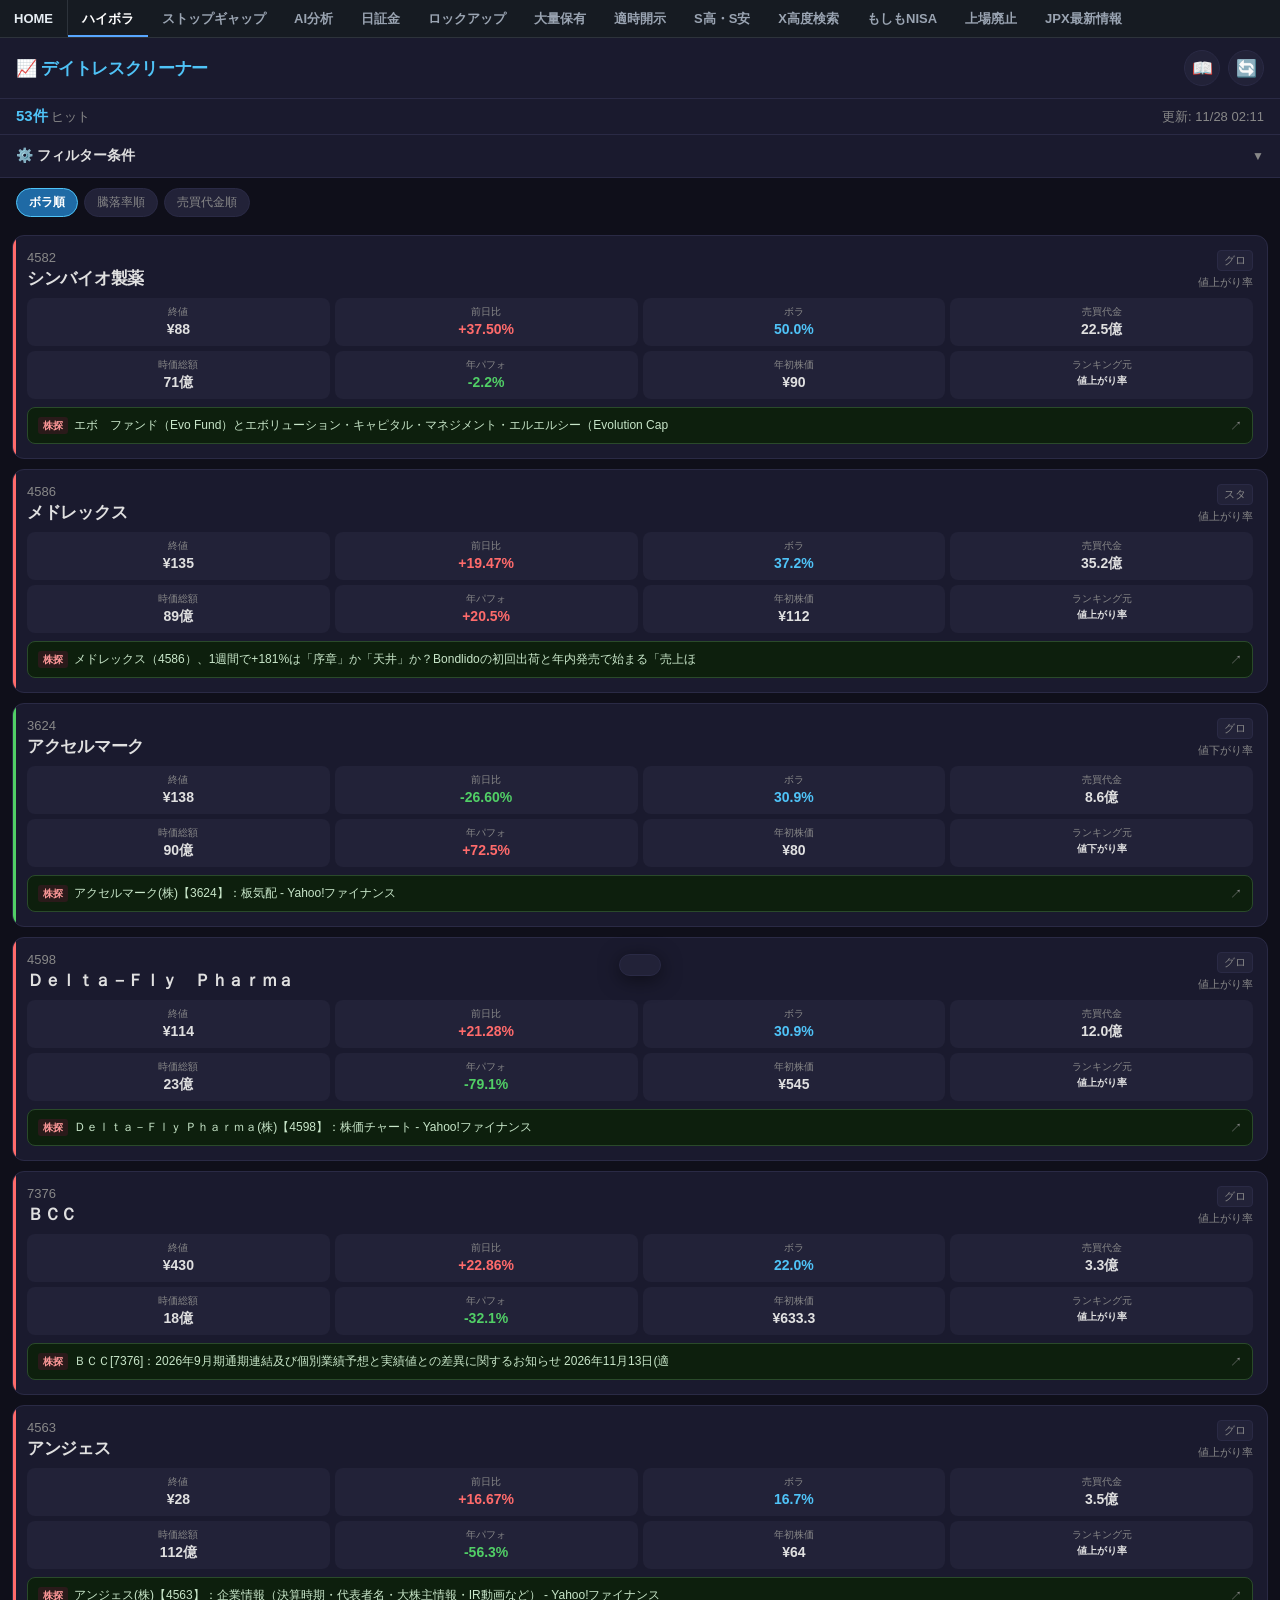
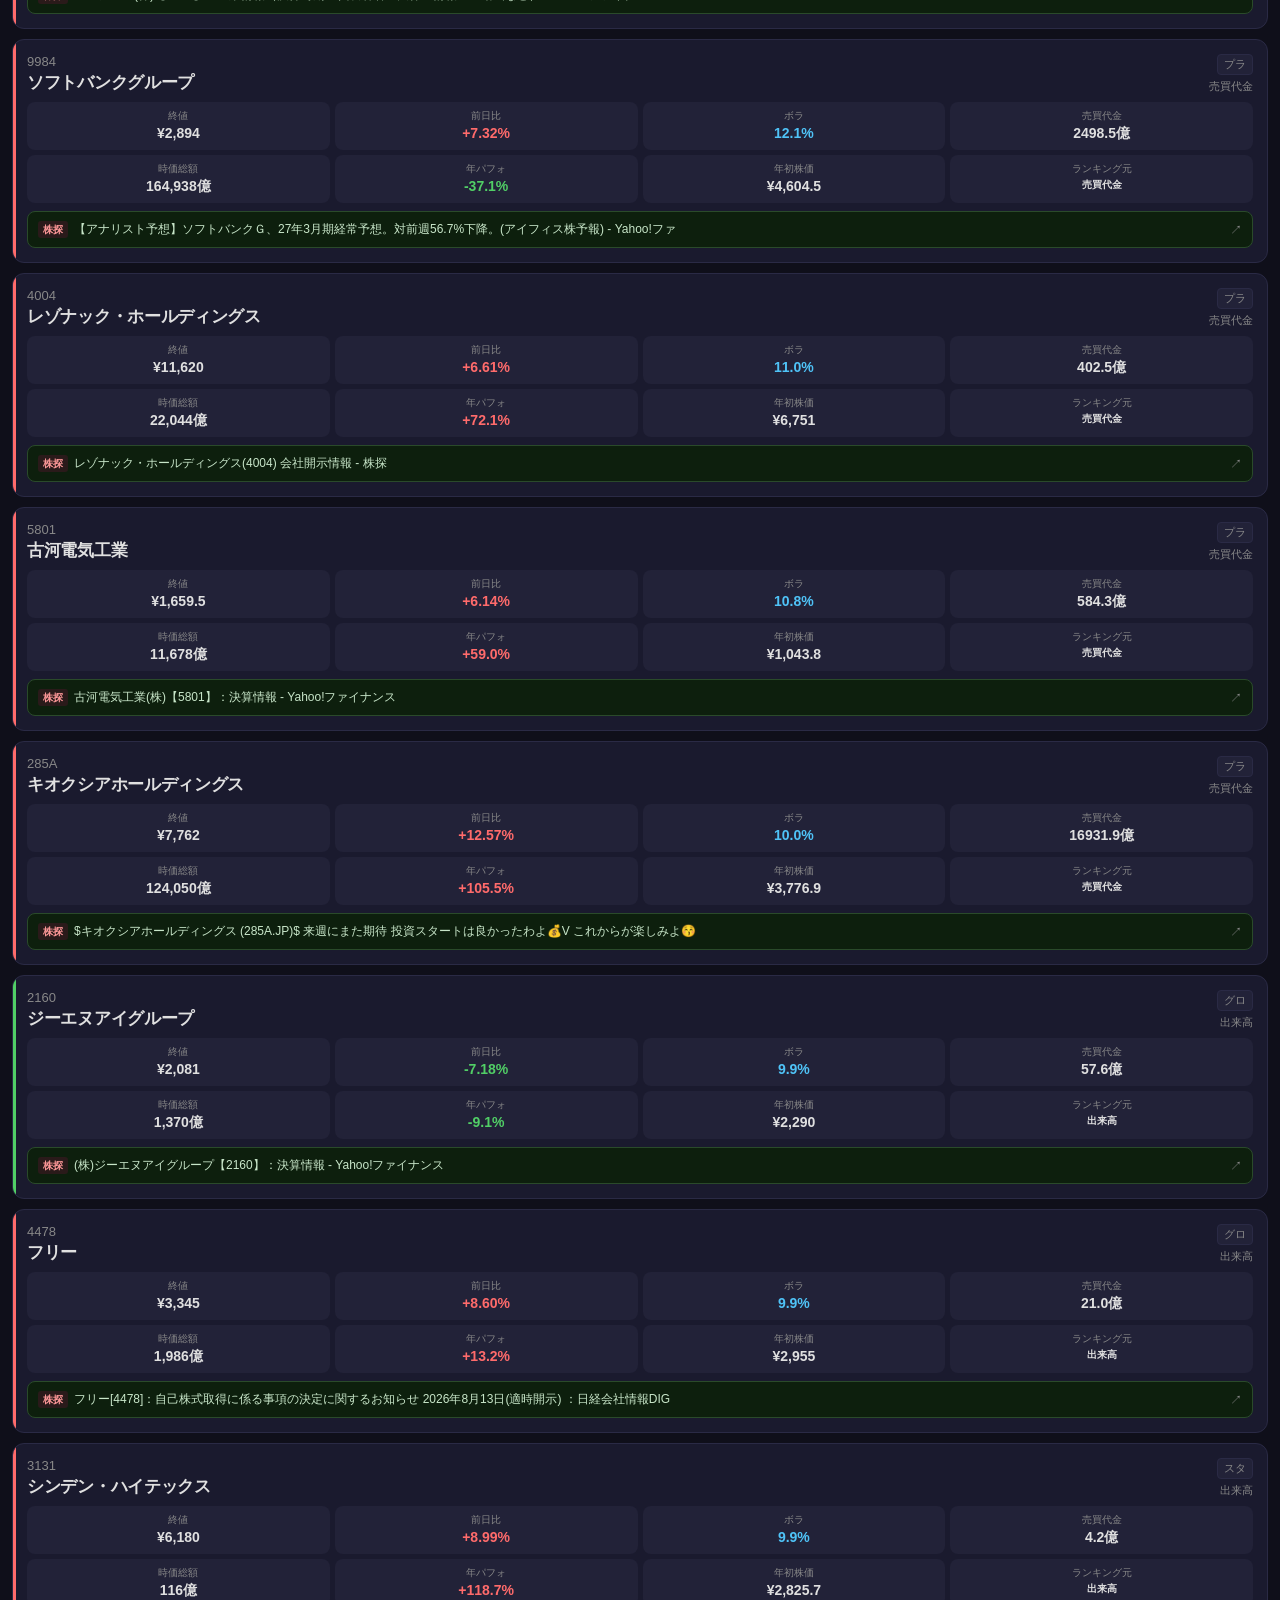
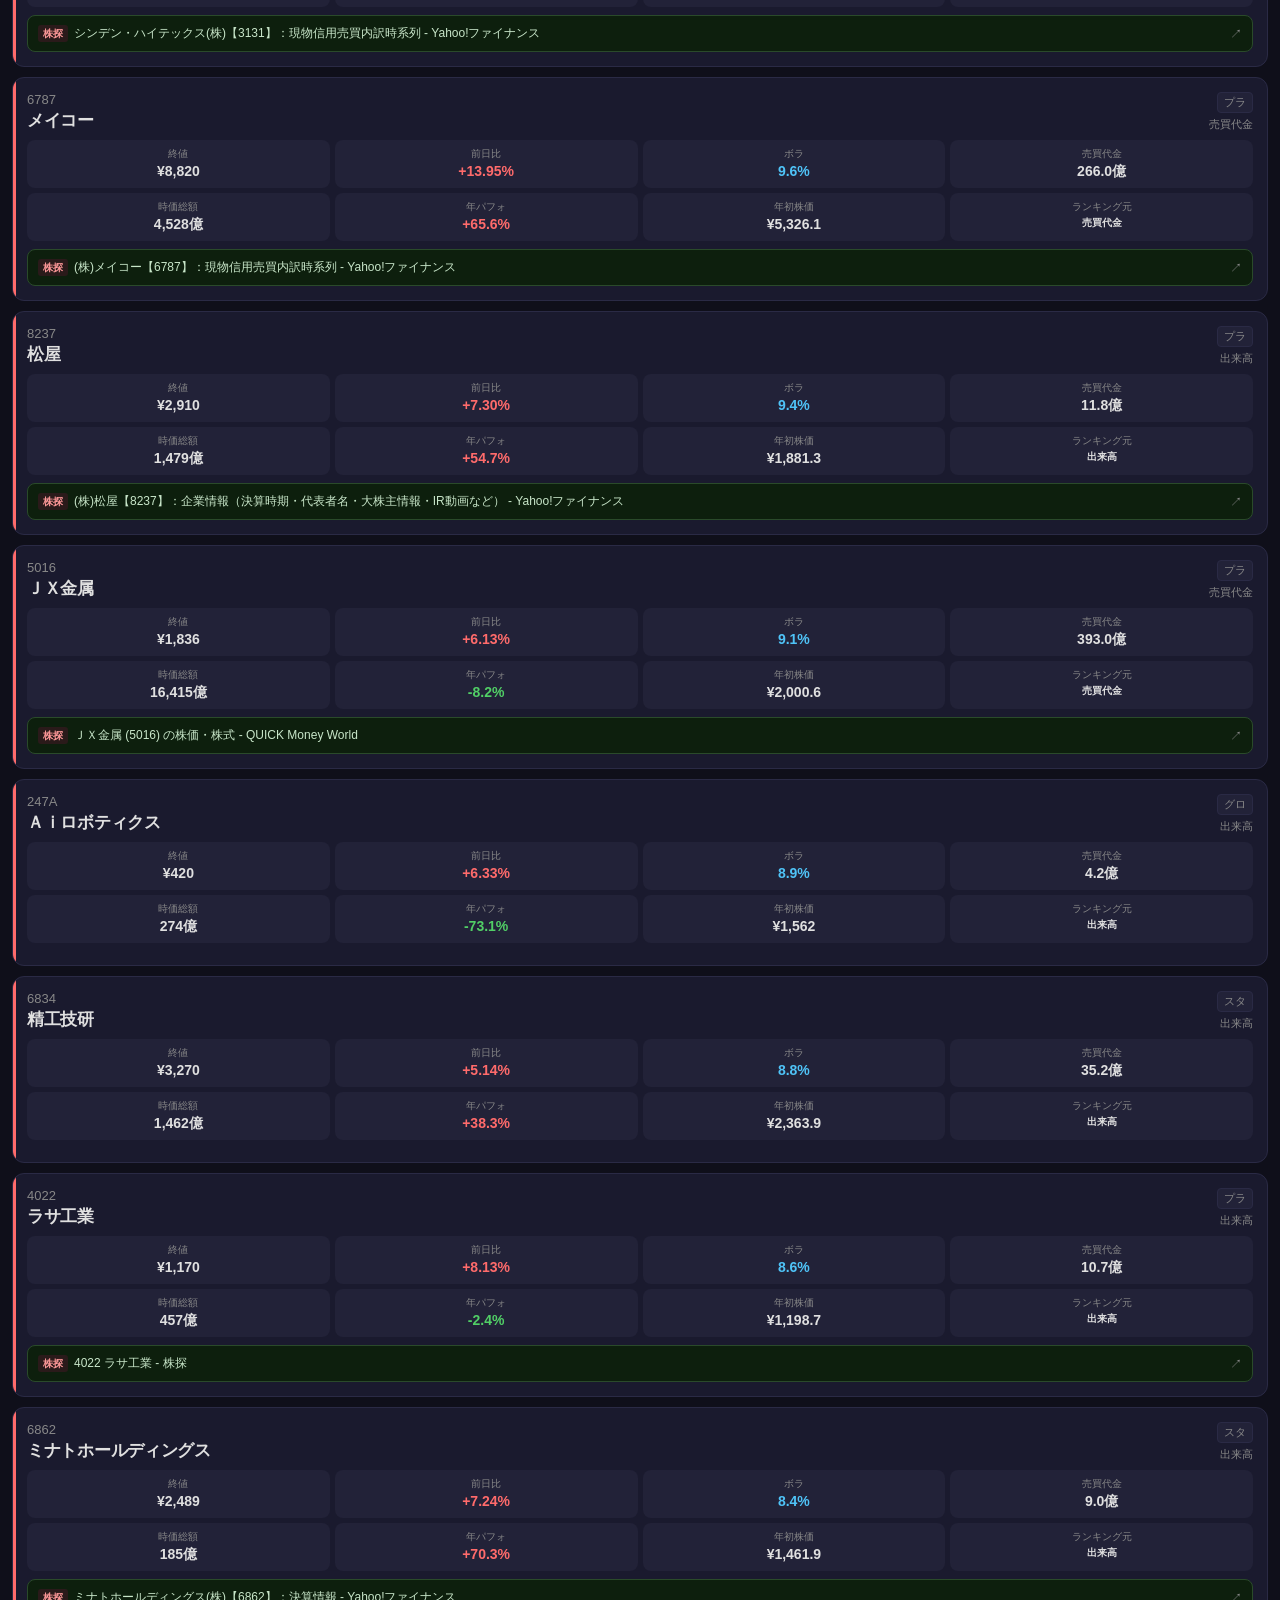
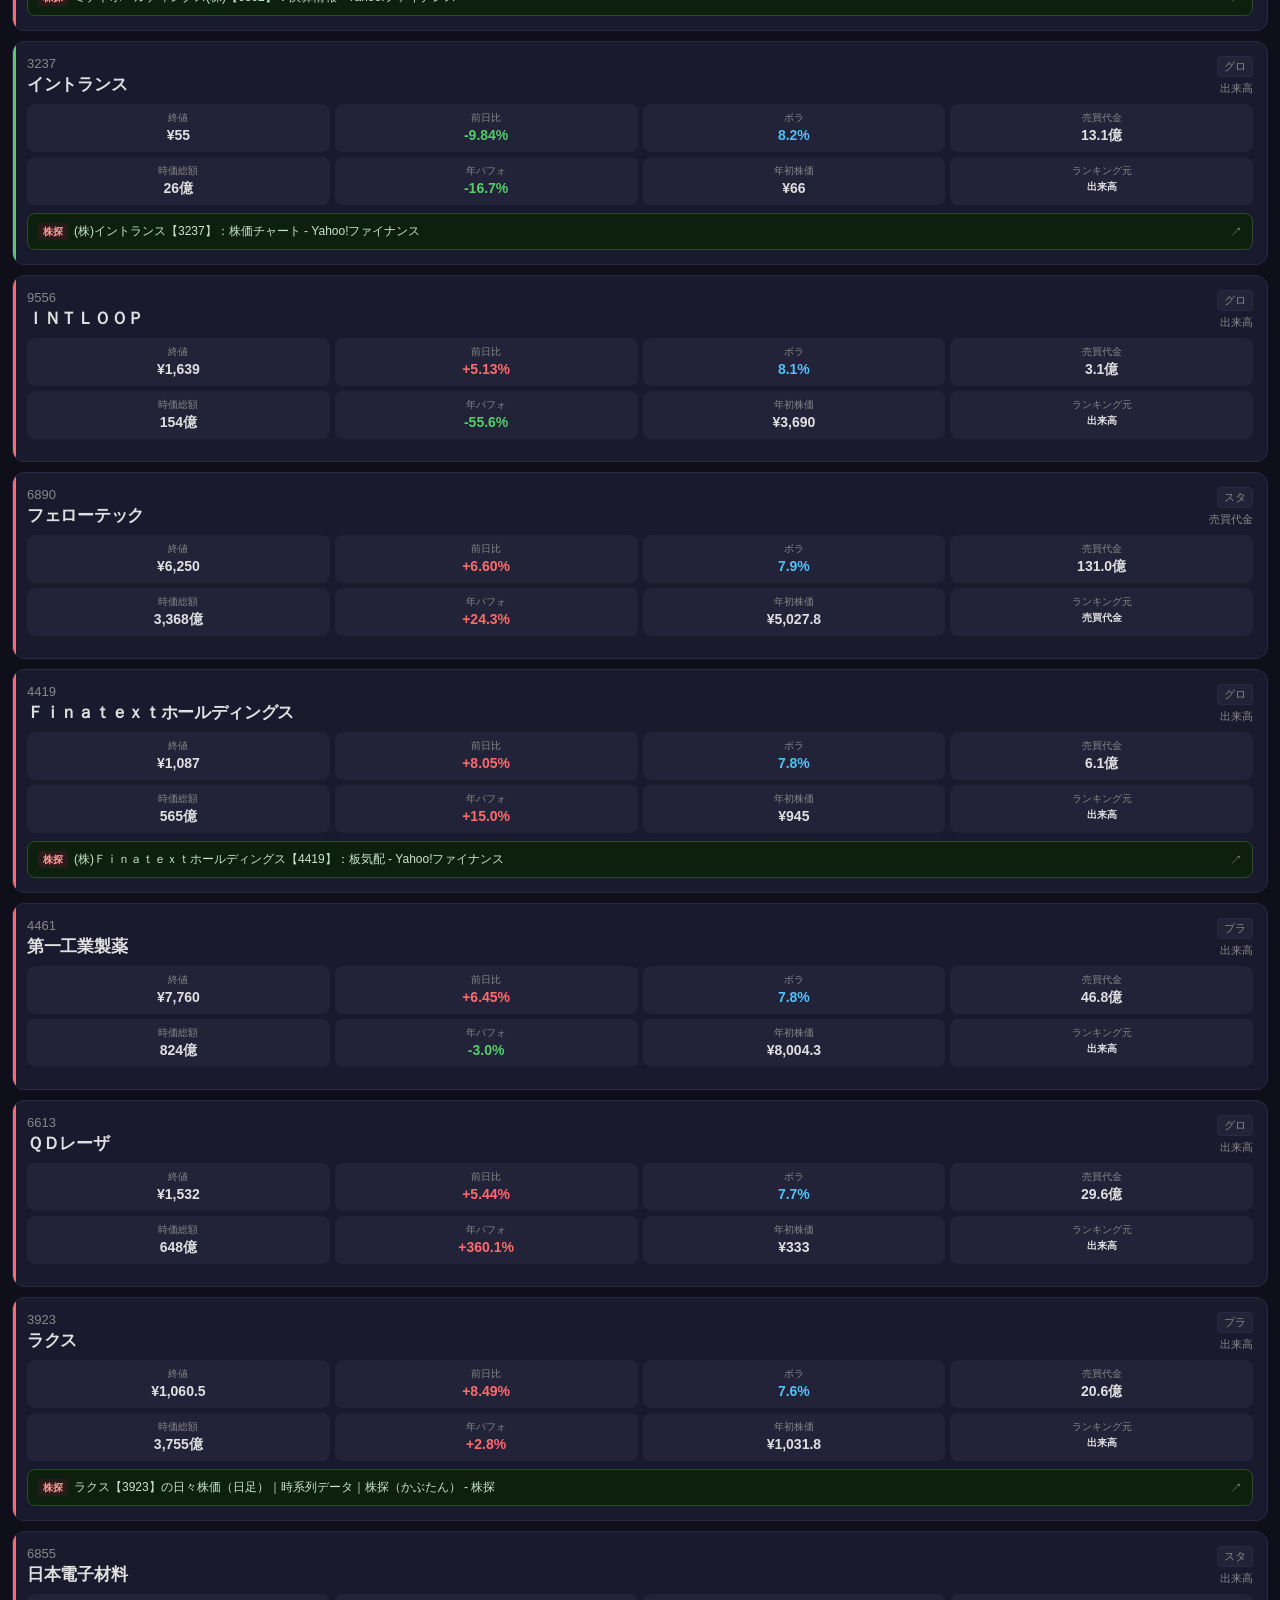
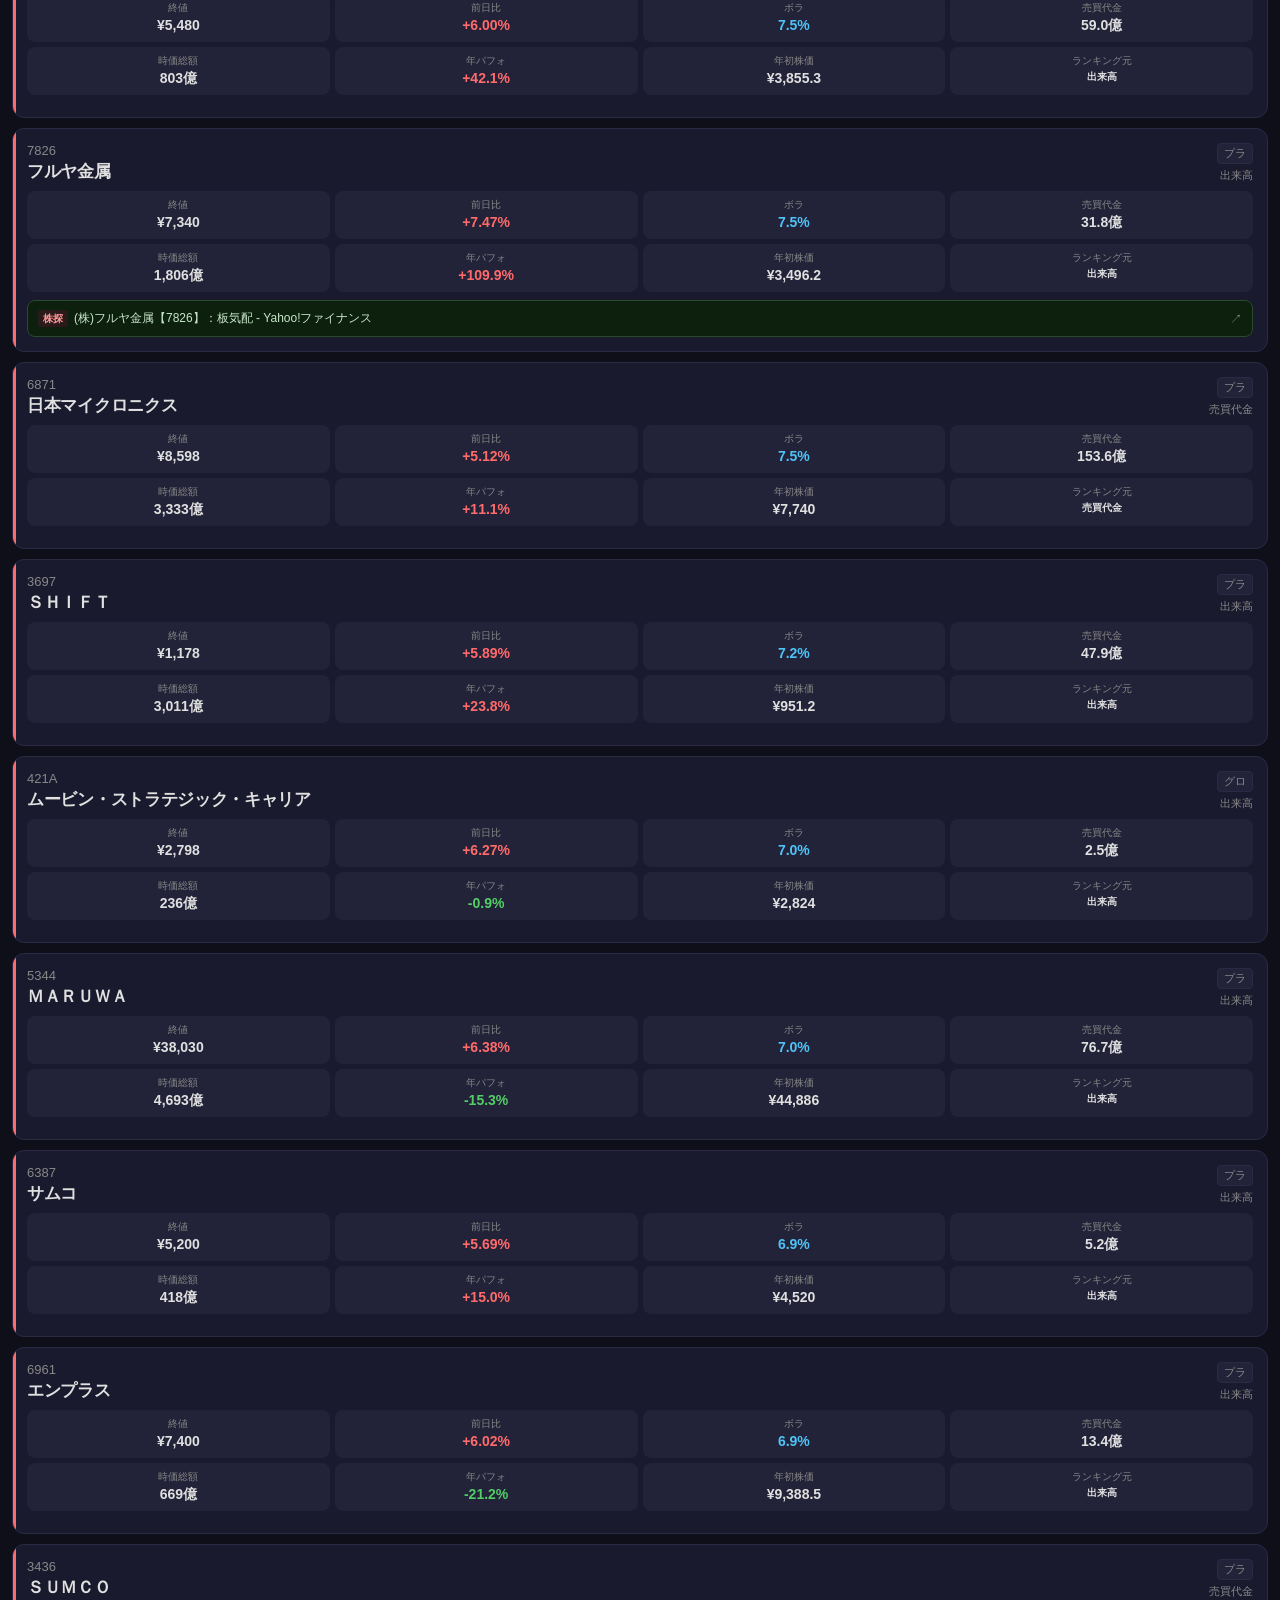
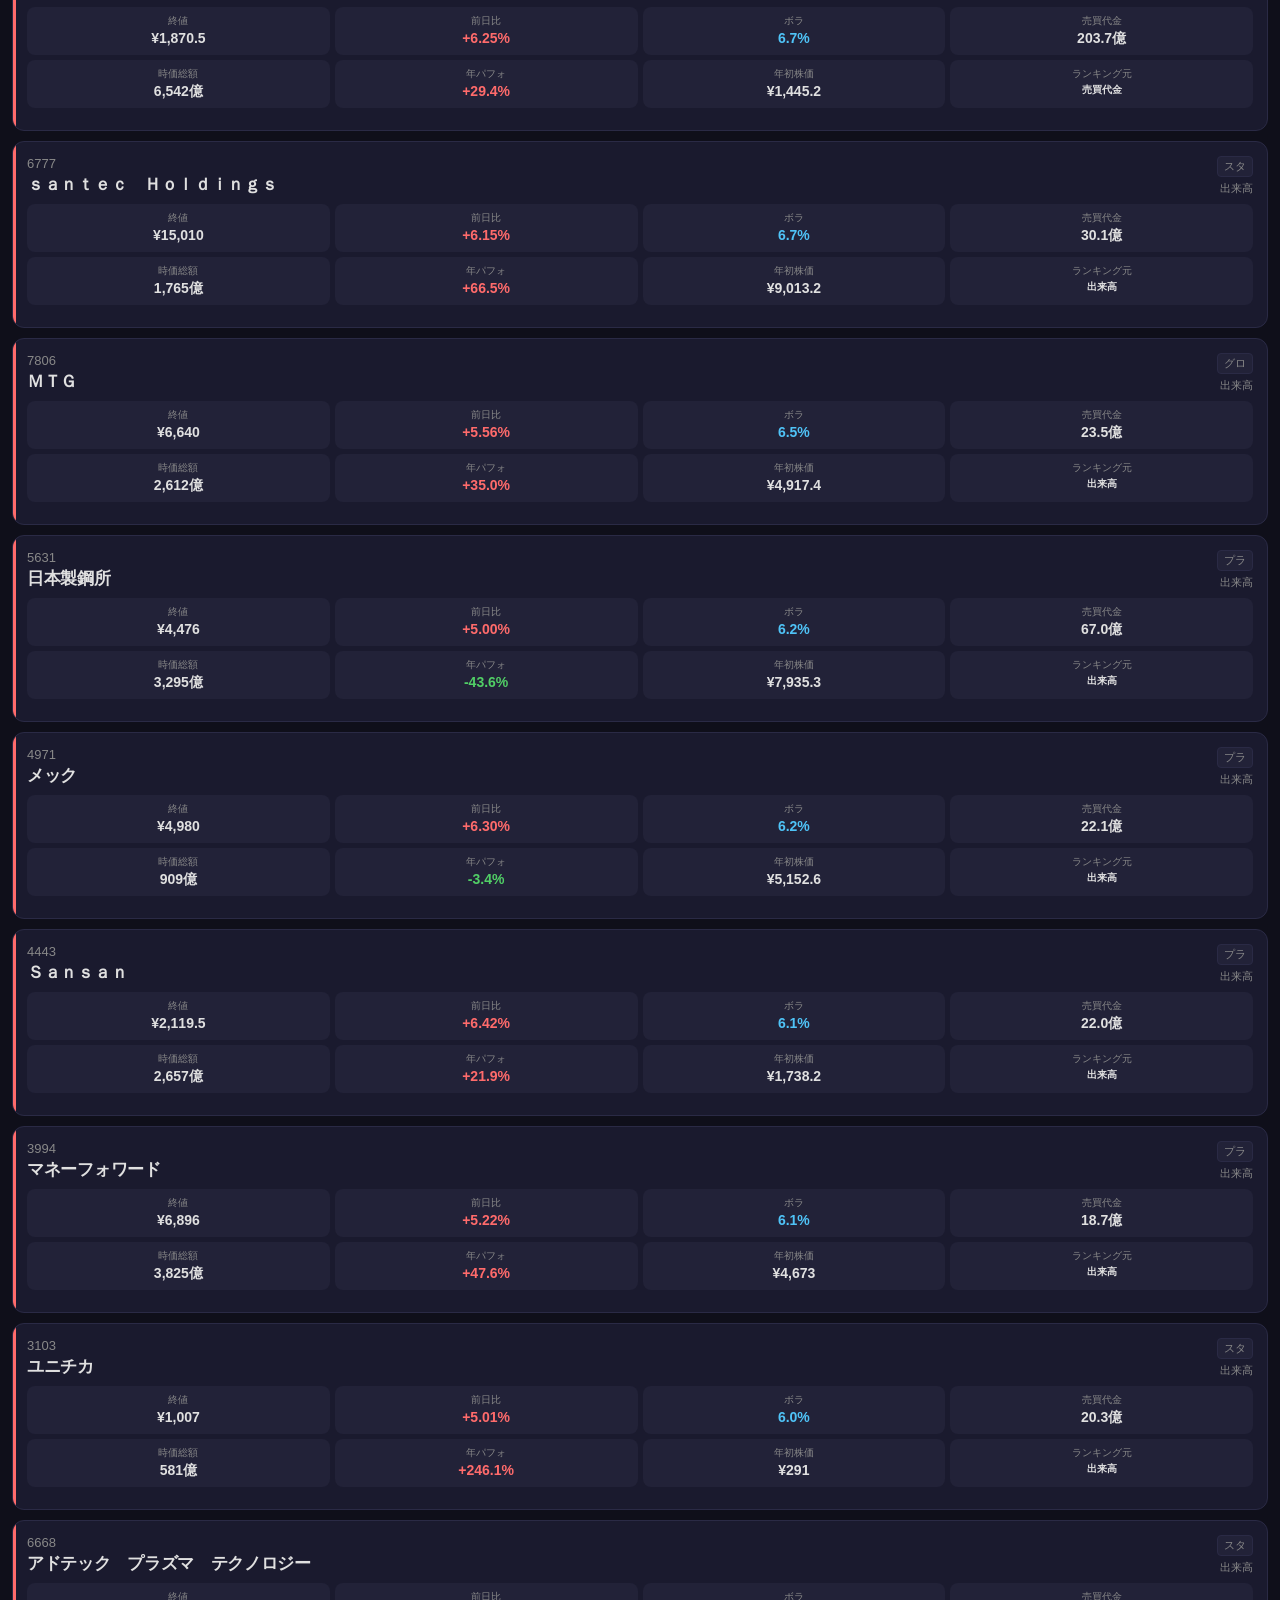
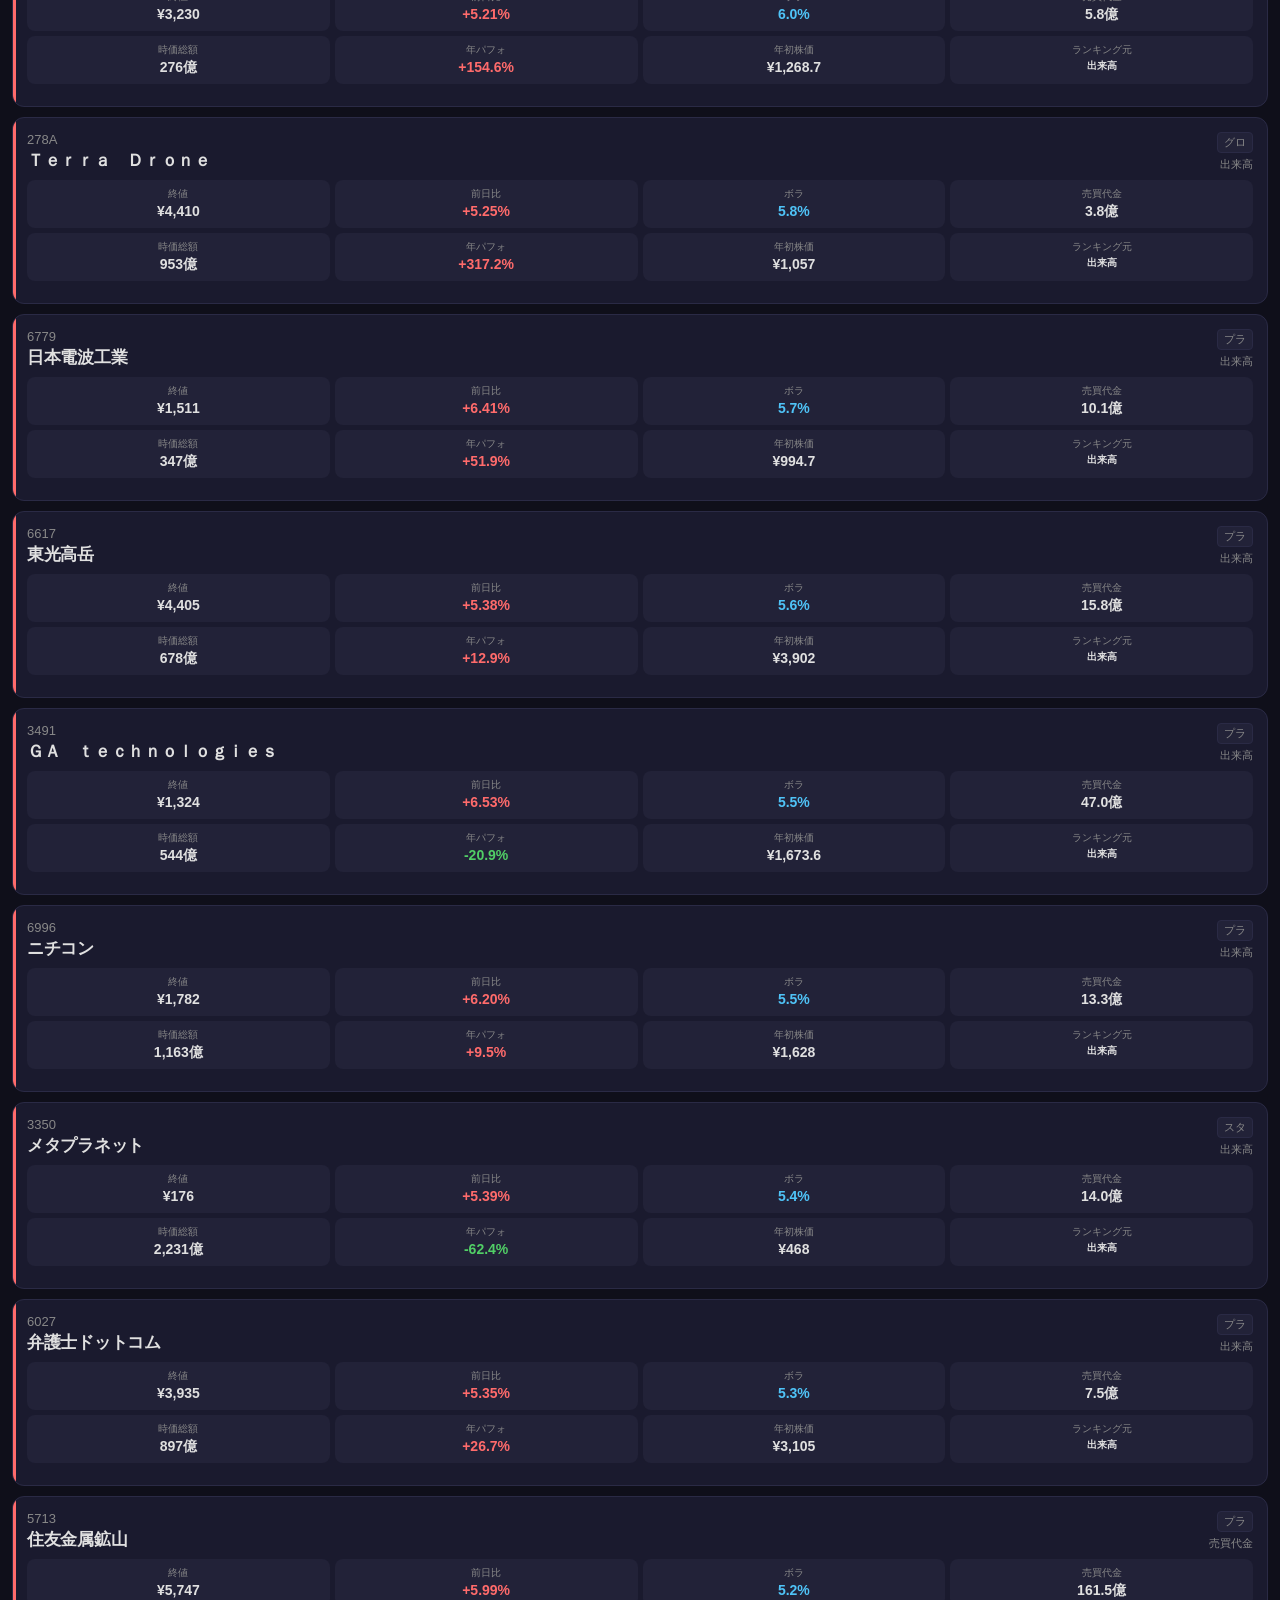
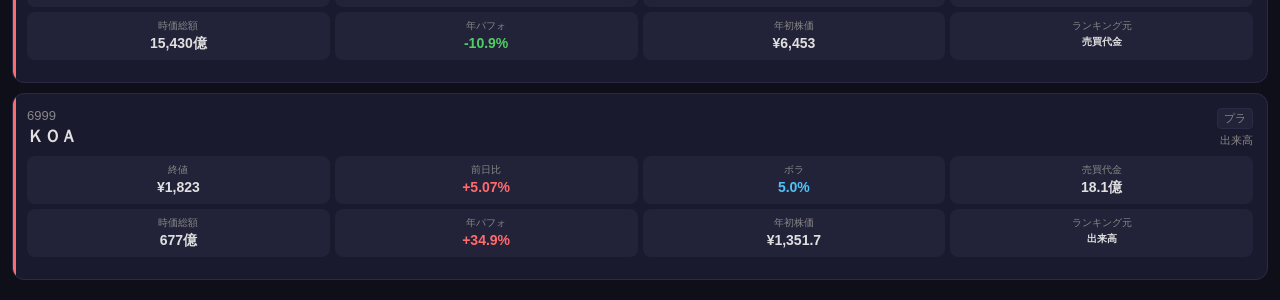
<file: index.html>
<!DOCTYPE html>
<html lang="ja">
<head>
  <meta charset="UTF-8">
  <meta name="viewport" content="width=device-width, initial-scale=1.0, viewport-fit=cover">
  <meta name="theme-color" content="#0f0f1a">
  <meta name="apple-mobile-web-app-capable" content="yes">
  <meta name="apple-mobile-web-app-status-bar-style" content="black-translucent">
  <meta name="apple-mobile-web-app-title" content="デイトレ">
  <meta name="description" content="日本株デイトレード銘柄スクリーナー">
  <link rel="manifest" href="manifest.json">
  <link rel="icon" type="image/svg+xml" href="favicon.svg">
  <link rel="apple-touch-icon" href="apple-touch-icon.png">
  <link rel="apple-touch-icon" sizes="180x180" href="apple-touch-icon.png">
  <title>デイトレスクリーナー</title>
  <link rel="stylesheet" href="assets/style.css">
</head>
<body>
<!-- STOCK-NAV:START v3 (仕様: clode/stock-nav/README.md) -->
<style>
.sn-bar{position:sticky;top:0;z-index:1000;flex:none;display:flex;align-items:stretch;width:100%;height:38px;margin:0;padding:0;background:#161b22;border-bottom:1px solid #2d333b;font:600 13px/1 -apple-system,BlinkMacSystemFont,"Segoe UI","Hiragino Sans","Yu Gothic UI",Meiryo,sans-serif;letter-spacing:0;text-align:left}
.sn-bar *{box-sizing:border-box}
.sn-bar a{display:flex;align-items:center;flex:none;margin:0;padding:2px 14px 0;background:none;border:0;border-bottom:2px solid transparent;color:#9aa4b2;text-decoration:none;white-space:nowrap;cursor:pointer}
.sn-bar a:hover{background:#1f262f;color:#fff}
.sn-bar a[aria-current]{color:#fff;border-bottom-color:#58a6ff}
.sn-bar .sn-home{border-right:1px solid #2d333b;color:#e6edf3}
.sn-bar .sn-links{display:flex;flex:1 1 auto;min-width:0;overflow-x:auto;scrollbar-width:none;-webkit-overflow-scrolling:touch}
.sn-bar .sn-links::-webkit-scrollbar{display:none}
@media (max-width:600px){.sn-bar a{padding:2px 11px 0;font-size:12px}}
@media print{.sn-bar{display:none}}
</style>
<nav class="sn-bar" aria-label="株ツール共通ナビ">
<a class="sn-home" href="https://tool-directory.pages.dev/" target="_blank" rel="noopener noreferrer">HOME</a>
<div class="sn-links">
<a aria-current="page" href="https://kabu-screener.pages.dev/desktop" target="_blank" rel="noopener noreferrer">ハイボラ</a>
<a href="https://kabu-stop.pages.dev" target="_blank" rel="noopener noreferrer">ストップギャップ</a>
<a href="https://kabu-prompt-launcher.pages.dev/" target="_blank" rel="noopener noreferrer">AI分析</a>
<a href="https://taisyaku-news.jp-x.workers.dev" target="_blank" rel="noopener noreferrer">日証金</a>
<a href="https://ipo-lockup-radar.pages.dev" target="_blank" rel="noopener noreferrer">ロックアップ</a>
<a href="https://holdings-radar.pages.dev" target="_blank" rel="noopener noreferrer">大量保有</a>
<a href="https://tdnet-web.jp-x.workers.dev" target="_blank" rel="noopener noreferrer">適時開示</a>
<a href="https://stop-data.jp-x.workers.dev" target="_blank" rel="noopener noreferrer">S高・S安</a>
<a href="https://x-search.jp-x.workers.dev" target="_blank" rel="noopener noreferrer">X高度検索</a>
<a href="https://moshimo-nisa.jp-x.workers.dev/" target="_blank" rel="noopener noreferrer">もしもNISA</a>
<a href="https://kabu-watch-7og.pages.dev" target="_blank" rel="noopener noreferrer">上場廃止</a>
<a href="https://www.jpx.co.jp/news/index.html" target="_blank" rel="noopener noreferrer">JPX最新情報</a>
</div>
</nav>
<!-- STOCK-NAV:END -->

<!-- ── Header ── -->
<header>
  <div class="header-title">📈 デイトレスクリーナー</div>
  <div class="header-right">
    <button id="help-btn" onclick="openHelp()" title="使い方">📖</button>
    <button class="icon-btn" id="refresh-btn" title="更新">🔄</button>
  </div>
</header>

<!-- ── Status Bar ── -->
<div id="status-bar">
  <span><span id="count-badge">-</span> ヒット</span>
  <span id="last-update">--</span>
</div>

<!-- ── Filter Panel ── -->
<section id="filter-section">
  <button id="filter-toggle">
    <span>⚙️ フィルター条件</span>
    <span class="arrow">▼</span>
  </button>
  <div id="filter-body">
    <div class="filter-inner">

      <button onclick="location.reload(true)" style="width:100%;margin-bottom:8px;background:#2a2a3a;border:1px solid #555;border-radius:8px;color:#ccc;padding:8px;font-size:12px;font-weight:600;cursor:pointer;">🔄 強制リロード</button>
      <div class="filter-label">データソース（複数選択可）</div>
      <div id="page-btns" class="btn-group cols-2"></div>

      <!-- PTSボタン -->
      <div style="display:grid;grid-template-columns:1fr 1fr;gap:6px;margin:8px 0 4px;">
        <button class="pts-btn" id="pts-up-btn"
          onclick="renderPts('PTS上昇');this.classList.add('pts-active');document.getElementById('pts-dn-btn').classList.remove('pts-active');"
          style="background:#7a1a1a;border:1px solid #b22;border-radius:8px;color:#fff;padding:9px 4px;font-size:12px;font-weight:700;cursor:pointer;">
          🔴 PTS上昇
        </button>
        <button class="pts-btn" id="pts-dn-btn"
          onclick="renderPts('PTS下落');this.classList.add('pts-active');document.getElementById('pts-up-btn').classList.remove('pts-active');"
          style="background:#1a2a5c;border:1px solid #1f6aa5;border-radius:8px;color:#fff;padding:9px 4px;font-size:12px;font-weight:700;cursor:pointer;">
          🔵 PTS下落
        </button>
      </div>
      <button onclick="exitPtsMode()" style="width:100%;margin-top:4px;background:#2a2a3a;border:1px solid #444;border-radius:8px;color:#aaa;padding:7px;font-size:11px;cursor:pointer;">⬆ TOPに戻る（通常スクリーニング）</button>

      <div class="filter-label">市場</div>
      <div id="market-btns" class="btn-group cols-4"></div>

      <div class="filter-label">ボラ計算期間</div>
      <div id="vol-period-btns" class="btn-group cols-2"></div>
      <div style="font-size:11px;color:var(--text2);margin:4px 0 8px;">※N日間の高値〜安値レンジ÷起点終値（S高連続→大きな値）</div>

      <div class="filter-label">フィルター条件</div>

      <div class="slider-row">
        <div class="slider-header">
          <span class="slider-name">日中ボラ(%) ≥</span>
          <span class="slider-val" id="val-vol">5.0%</span>
        </div>
        <input type="range" id="slider-vol" min="0" max="30" step="0.5" value="5">
      </div>

      <div class="slider-row">
        <div class="slider-header">
          <span class="slider-name">売買代金(億) ≥</span>
          <span class="slider-val" id="val-tv">2.5億</span>
        </div>
        <input type="range" id="slider-tv" min="0" max="100" step="0.5" value="2.5">
      </div>

      <div class="slider-row">
        <div class="slider-header">
          <span class="slider-name">前日比 絶対値(%) ≥</span>
          <span class="slider-val" id="val-change">5.0%</span>
        </div>
        <input type="range" id="slider-change" min="0" max="30" step="0.5" value="5">
      </div>

      <button id="run-btn" class="run-btn">▶  この条件で絞り込む</button>
    </div>
  </div>
</section>

<!-- ── Sort bar ── -->
<div id="sort-bar"></div>

<!-- ── Results ── -->
<main id="results"></main>

<div id="empty-state">
  <div class="emoji">🔍</div>
  <p>条件に合う銘柄がありません</p>
</div>

<!-- ── Loading overlay ── -->
<div id="loading-overlay">
  <div class="spinner"></div>
  <div class="loading-text">データ取得中...</div>
</div>

<!-- ── Toast ── -->
<div class="toast"></div>

<!-- ── Material Modal ── -->
<div id="material-modal">
  <div class="modal-sheet">
    <div class="modal-handle"></div>
    <div class="modal-title"></div>
    <div id="modal-items"></div>
    <button id="modal-open-btn" class="modal-open-btn">📄 TDnetで確認する ↗</button>
    <button id="modal-close-btn" style="width:100%;margin-top:8px;background:none;border:1px solid var(--border);border-radius:8px;padding:12px;color:var(--text2);font-size:14px;cursor:pointer;">閉じる</button>
  </div>
</div>

<!-- ── Help Modal ── -->
<div id="help-modal" onclick="if(event.target===this)closeHelp()">
  <div class="help-sheet">
    <div class="help-handle"></div>
    <div class="help-header">
      <span class="help-title">📖 デイトレスクリーナー 使い方</span>
      <button class="help-close" onclick="closeHelp()">✕</button>
    </div>
    <div class="help-body">

      <!-- アクセス -->
      <div class="help-section">
        <div class="help-section-title">🔗 アクセス方法</div>
        <table class="help-table">
          <tr><th>バージョン</th><th>アクセス先</th></tr>
          <tr><td>📱 スマホ版</td><td><a class="help-link" href="https://kabu-screener.pages.dev/" target="_blank">このページ</a></td></tr>
          <tr><td>🖥️ PC版（Web）</td><td><a class="help-link" href="https://kabu-screener.pages.dev/desktop" target="_blank">desktop.html</a></td></tr>
          <tr><td>💻 PCソフト</td><td>デスクトップの「デイトレスクリーナー」</td></tr>
        </table>
        <div class="help-tip">💡 <strong>iPhoneホーム画面に追加</strong>：Safari で「共有」→「ホーム画面に追加」でアプリとして使えます</div>
      </div>

      <!-- スクリーニング -->
      <div class="help-section">
        <div class="help-section-title">🔍 スクリーニングの使い方</div>
        <table class="help-table">
          <tr><th>設定項目</th><th>内容</th></tr>
          <tr><td>データソース</td><td>複数選択可。売買代金・出来高・値上がり率・値下がり率・ストップ高安</td></tr>
          <tr><td>市場</td><td>全市場 / プライム / スタンダード / グロース</td></tr>
          <tr><td>日中ボラ(%)≥</td><td>選択期間の高値〜安値のレンジ幅</td></tr>
          <tr><td>売買代金(億)≥</td><td>当日の売買代金フィルター</td></tr>
          <tr><td>前日比 絶対値≥</td><td>上昇・下落どちらも対象</td></tr>
        </table>
        <div class="help-tip">
          <strong>デイトレ基本設定例</strong><br>
          売買代金 + 値上がり率 + 値下がり率 を選択<br>
          ボラ5%・売買代金2.5億・前日比5%
        </div>
      </div>

      <!-- ボラ期間 -->
      <div class="help-section">
        <div class="help-section-title">📐 ボラ計算期間</div>
        <table class="help-table">
          <tr><th>期間</th><th>意味</th></tr>
          <tr><td>当日</td><td>今日1日の高安レンジ</td></tr>
          <tr><td>3日</td><td>直近3日間の最高値〜最安値 ÷ 起点終値</td></tr>
          <tr><td>5日</td><td>1週間の値幅レンジ</td></tr>
          <tr><td>20日</td><td>1ヶ月の高値〜安値の総レンジ</td></tr>
        </table>
        <div class="help-tip">💡 S高連続の銘柄は長期ボラが大きく出ます（例：2日でS高×2 = 80%超）</div>
      </div>

      <!-- 表示項目 -->
      <div class="help-section">
        <div class="help-section-title">📊 表示項目一覧</div>
        <table class="help-table">
          <tr><th>項目</th><th>内容</th></tr>
          <tr><td>時価総額</td><td>最新の時価総額（億円）</td></tr>
          <tr><td>年パフォ</td><td><span class="help-tag up">+%</span>年初来パフォーマンス（1月第1営業日〜直近）</td></tr>
          <tr><td>年初株価</td><td>大発会（1月第1営業日）の終値</td></tr>
          <tr><td>ボラ(当日)</td><td>選択期間の高安レンジ率</td></tr>
          <tr><td>売買代金(億)</td><td>当日の売買代金</td></tr>
          <tr><td>材料</td><td><span class="help-tag ir">IR</span>公式開示 / <span class="help-tag dn">みんかぶ</span> / Google News</td></tr>
        </table>
      </div>

      <!-- PTS -->
      <div class="help-section">
        <div class="help-section-title">🔴🔵 PTSランキング</div>
        <div class="help-tip">
          <strong>🔴 PTS上昇</strong> / <strong>🔵 PTS下落</strong> ボタンで夜間取引ランキングを確認<br>
          各最大100件（5ページ分）を取得<br>
          「⬆ TOPに戻る」で通常スクリーニングに戻る
        </div>
        <div class="help-tip">💡 翌朝の値動き予測に活用：引け後にPTS上昇している銘柄は翌朝ギャップアップしやすい</div>
      </div>

      <!-- 材料 -->
      <div class="help-section">
        <div class="help-section-title">📰 材料の見方</div>
        <table class="help-table">
          <tr><th>バッジ</th><th>ソース</th></tr>
          <tr><td><span class="help-tag ir">IR/本日</span></td><td>TDnet（東証適時開示）当日発表</td></tr>
          <tr><td><span class="help-tag ir">IR/前日</span></td><td>TDnet（東証適時開示）前日発表 ※最も重要</td></tr>
          <tr><td><span class="help-tag dn">みんかぶ</span></td><td>みんかぶニュース</td></tr>
          <tr><td><span class="help-tag">ニュース</span></td><td>Google News RSS</td></tr>
        </table>
        <div class="help-tip">💡 材料をタップするとソースページが開きます。📋アイコンがある場合は全IR一覧を表示できます</div>
      </div>

      <!-- データ更新 -->
      <div class="help-section">
        <div class="help-section-title">⏰ データ更新</div>
        <table class="help-table">
          <tr><th>時間帯</th><th>状態</th></tr>
          <tr><td>平日 9:00〜16:40 JST</td><td>20分ごとに自動更新</td></tr>
          <tr><td>深夜〜8:59 JST</td><td>前日の最終データを表示</td></tr>
        </table>
        <div class="help-tip">🔄 ヘッダーの更新ボタンで最新データに手動リロードできます</div>
      </div>

      <!-- 免責 -->
      <div class="help-warning">
        ⚠️ 本ツールは情報提供を目的とするものであり、投資の推奨・売買の勧誘を行うものではありません。投資判断はご自身の責任において行ってください。データの正確性・完全性を保証するものではありません。
      </div>

    </div>
  </div>
</div>

<script src="assets/app.js"></script>
</body>
</html>
</file>
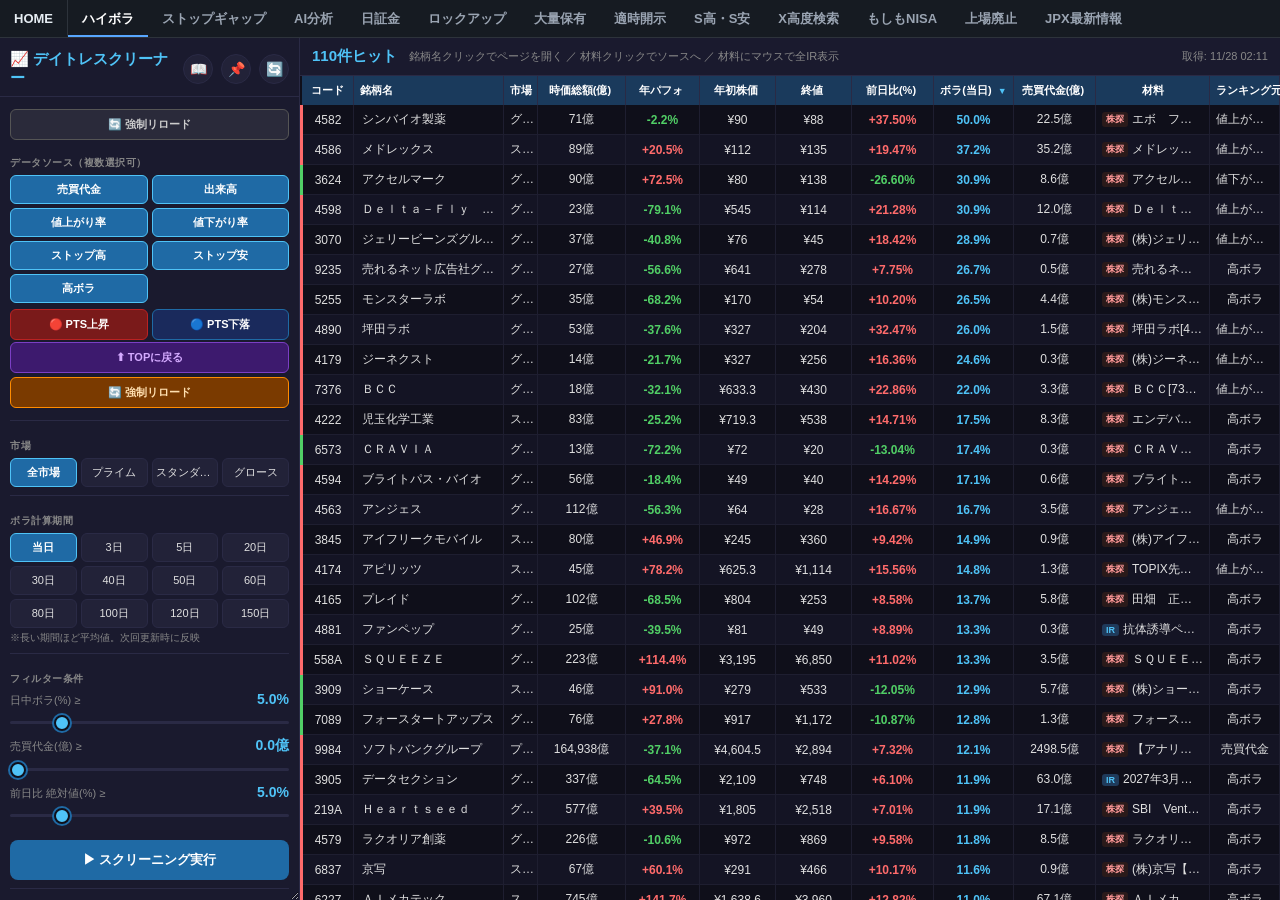
<file: desktop.html>
<!DOCTYPE html>
<html lang="ja">
<head>
  <meta charset="UTF-8">
  <meta name="viewport" content="width=device-width, initial-scale=1.0">
  <title>デイトレスクリーナー PC版</title>
  <link rel="icon" href="favicon.svg" type="image/svg+xml">
  <link rel="icon" href="icon-192.png" type="image/png" sizes="192x192">
  <link rel="apple-touch-icon" href="apple-touch-icon.png">
  <link rel="manifest" href="manifest.json">
  <link rel="stylesheet" href="assets/style-desktop.css">
</head>
<body>
<!-- STOCK-NAV:START v3 (仕様: clode/stock-nav/README.md) -->
<style>
.sn-bar{position:sticky;top:0;z-index:1000;flex:none;display:flex;align-items:stretch;width:100%;height:38px;margin:0;padding:0;background:#161b22;border-bottom:1px solid #2d333b;font:600 13px/1 -apple-system,BlinkMacSystemFont,"Segoe UI","Hiragino Sans","Yu Gothic UI",Meiryo,sans-serif;letter-spacing:0;text-align:left}
.sn-bar *{box-sizing:border-box}
.sn-bar a{display:flex;align-items:center;flex:none;margin:0;padding:2px 14px 0;background:none;border:0;border-bottom:2px solid transparent;color:#9aa4b2;text-decoration:none;white-space:nowrap;cursor:pointer}
.sn-bar a:hover{background:#1f262f;color:#fff}
.sn-bar a[aria-current]{color:#fff;border-bottom-color:#58a6ff}
.sn-bar .sn-home{border-right:1px solid #2d333b;color:#e6edf3}
.sn-bar .sn-links{display:flex;flex:1 1 auto;min-width:0;overflow-x:auto;scrollbar-width:none;-webkit-overflow-scrolling:touch}
.sn-bar .sn-links::-webkit-scrollbar{display:none}
@media (max-width:600px){.sn-bar a{padding:2px 11px 0;font-size:12px}}
@media print{.sn-bar{display:none}}
</style>
<nav class="sn-bar" aria-label="株ツール共通ナビ">
<a class="sn-home" href="https://tool-directory.pages.dev/" target="_blank" rel="noopener noreferrer">HOME</a>
<div class="sn-links">
<a aria-current="page" href="https://kabu-screener.pages.dev/desktop" target="_blank" rel="noopener noreferrer">ハイボラ</a>
<a href="https://kabu-stop.pages.dev" target="_blank" rel="noopener noreferrer">ストップギャップ</a>
<a href="https://kabu-prompt-launcher.pages.dev/" target="_blank" rel="noopener noreferrer">AI分析</a>
<a href="https://taisyaku-news.jp-x.workers.dev" target="_blank" rel="noopener noreferrer">日証金</a>
<a href="https://ipo-lockup-radar.pages.dev" target="_blank" rel="noopener noreferrer">ロックアップ</a>
<a href="https://holdings-radar.pages.dev" target="_blank" rel="noopener noreferrer">大量保有</a>
<a href="https://tdnet-web.jp-x.workers.dev" target="_blank" rel="noopener noreferrer">適時開示</a>
<a href="https://stop-data.jp-x.workers.dev" target="_blank" rel="noopener noreferrer">S高・S安</a>
<a href="https://x-search.jp-x.workers.dev" target="_blank" rel="noopener noreferrer">X高度検索</a>
<a href="https://moshimo-nisa.jp-x.workers.dev/" target="_blank" rel="noopener noreferrer">もしもNISA</a>
<a href="https://kabu-watch-7og.pages.dev" target="_blank" rel="noopener noreferrer">上場廃止</a>
<a href="https://www.jpx.co.jp/news/index.html" target="_blank" rel="noopener noreferrer">JPX最新情報</a>
</div>
</nav>
<!-- STOCK-NAV:END -->

<div id="app">

  <!-- ── 左パネル ── -->
  <div id="left">
    <div class="header">
      <button onclick="exitPtsMode()" class="header-title-btn" title="TOPに戻る・リロード">
        📈 デイトレスクリーナー
      </button>
      <button class="icon-btn" id="help-btn-d" title="使い方" onclick="openHelpDesktop()">📖</button>
      <button class="icon-btn" id="pip-btn" title="最前面表示（浮かびウィンドウ）" onclick="togglePip()">📌</button>
      <button class="icon-btn" id="refresh-btn" title="データ更新">🔄</button>
    </div>

    <div class="left-inner">

      <button onclick="location.reload(true)" style="width:100%;margin-bottom:6px;background:#2a2a3a;border:1px solid #555;border-radius:6px;color:#ccc;padding:7px;font-size:11px;font-weight:600;cursor:pointer;">🔄 強制リロード</button>
      <div class="sec-label">データソース（複数選択可）</div>
      <div id="page-btns"></div>

      <!-- PTSボタン -->
      <div style="display:grid;grid-template-columns:1fr 1fr;gap:4px;margin:6px 0 2px;">
        <button class="pts-btn" id="pts-up-btn"
          onclick="renderPts('PTS上昇');this.classList.add('pts-active');document.getElementById('pts-dn-btn').classList.remove('pts-active');"
          style="background:#7a1a1a;border:1px solid #b22;border-radius:6px;color:#fff;padding:7px 4px;font-size:11px;font-weight:700;cursor:pointer;">
          🔴 PTS上昇
        </button>
        <button class="pts-btn" id="pts-dn-btn"
          onclick="renderPts('PTS下落');this.classList.add('pts-active');document.getElementById('pts-up-btn').classList.remove('pts-active');"
          style="background:#1a2a5c;border:1px solid #1f6aa5;border-radius:6px;color:#fff;padding:7px 4px;font-size:11px;font-weight:700;cursor:pointer;">
          🔵 PTS下落
        </button>
      </div>
      <button onclick="exitPtsMode()" style="width:100%;margin-bottom:4px;background:#3d1a6e;border:1px solid #7b3fc4;border-radius:6px;color:#d4aaff;padding:7px;font-size:11px;font-weight:700;cursor:pointer;transition:opacity .15s;" onmouseover="this.style.opacity='.8'" onmouseout="this.style.opacity='1'">⬆ TOPに戻る</button>
      <button onclick="location.reload(true)" style="width:100%;margin-bottom:4px;background:#7a3a00;border:1px solid #ff8c00;border-radius:6px;color:#ffe0b0;padding:7px;font-size:11px;font-weight:700;cursor:pointer;transition:opacity .15s;" onmouseover="this.style.opacity='.8'" onmouseout="this.style.opacity='1'" title="強制リロード (Shift+Ctrl+R)">🔄 強制リロード</button>

      <div class="hdiv"></div>

      <div class="sec-label">市場</div>
      <div id="market-btns"></div>

      <div class="hdiv"></div>

      <div class="sec-label">ボラ計算期間</div>
      <div id="vol-period-btns"></div>
      <div class="hint-bar">※長い期間ほど平均値。次回更新時に反映</div>

      <div class="hdiv"></div>

      <div class="sec-label">フィルター条件</div>

      <div class="slider-wrap">
        <div class="slider-header">
          <span class="slider-name">日中ボラ(%) ≥</span>
          <span class="slider-val" id="val-vol">5.0%</span>
        </div>
        <input type="range" id="slider-vol" min="0" max="30" step="0.5" value="5">
      </div>

      <div class="slider-wrap">
        <div class="slider-header">
          <span class="slider-name">売買代金(億) ≥</span>
          <span class="slider-val" id="val-tv">2.5億</span>
        </div>
        <input type="range" id="slider-tv" min="0" max="100" step="0.5" value="2.5">
      </div>

      <div class="slider-wrap">
        <div class="slider-header">
          <span class="slider-name">前日比 絶対値(%) ≥</span>
          <span class="slider-val" id="val-change">5.0%</span>
        </div>
        <input type="range" id="slider-change" min="0" max="30" step="0.5" value="5">
      </div>

      <button id="run-btn" class="run-btn">▶ スクリーニング実行</button>

      <div class="hdiv"></div>

      <div class="sec-label">ダブルクリックで開くサイト</div>
      <div id="brokerage-btns"></div>

      <div class="hdiv"></div>

      <div id="progress"><div id="progress-bar"></div></div>
      <div class="status-txt" id="status-txt">起動中...</div>

    </div>
  </div>

  <!-- ── 右パネル ── -->
  <div id="right">

    <div id="top-bar">
      <span id="count-badge">-</span>
      <span id="hint-txt">銘柄名クリックでページを開く ／ 材料クリックでソースへ ／ 材料にマウスで全IR表示</span>
      <span id="time-txt">--</span>
    </div>

    <div id="table-wrap">
      <table>
        <thead>
          <tr>
            <th class="col-code"  data-col="code">コード</th>
            <th class="col-name"  data-col="name">銘柄名</th>
            <th class="col-market">市場</th>
            <th class="col-mcap"  data-col="mcap">時価総額(億)<span class="sort-arrow"></span></th>
            <th class="col-ytd"   data-col="ytd">年パフォ<span class="sort-arrow"></span></th>
            <th class="col-ysp"   data-col="ysp">年初株価<span class="sort-arrow"></span></th>
            <th class="col-close" data-col="close">終値<span class="sort-arrow"></span></th>
            <th class="col-chg"   data-col="chg">前日比(%)<span class="sort-arrow"></span></th>
            <th class="col-vol"   data-col="vol">ボラ(当日) <span class="sort-arrow">▼</span></th>
            <th class="col-tv"    data-col="tv">売買代金(億)<span class="sort-arrow"></span></th>
            <th class="col-mat">材料</th>
            <th class="col-src">ランキング元</th>
          </tr>
        </thead>
        <tbody id="tbody">
          <tr><td colspan="9" style="padding:40px;color:var(--text2);">データ取得中...</td></tr>
        </tbody>
      </table>
    </div>

  </div>

</div>

<!-- Tooltip -->
<div id="tooltip"></div>

<!-- Loading overlay -->
<div id="loading-overlay">
  <div class="spinner"></div>
  <div class="loading-txt">データ取得中...</div>
</div>

<!-- ── Help Modal (Desktop) ── -->
<div id="help-modal-d" onclick="if(event.target===this)closeHelpDesktop()">
  <div class="help-sheet-d">
    <div class="help-d-header">
      <span class="help-d-title">📖 デイトレスクリーナー 使い方</span>
      <button class="help-d-close" onclick="closeHelpDesktop()">✕</button>
    </div>
    <div class="help-d-body">

      <!-- アクセス方法 -->
      <div class="help-d-section">
        <div class="help-d-section-title">🔗 アクセス方法</div>
        <table class="help-d-table">
          <tr><th style="width:120px">バージョン</th><th>URL</th></tr>
          <tr><td>📱 スマホ版</td><td><a href="https://kabu-screener.pages.dev/" target="_blank" style="color:var(--accent)">https://kabu-screener.pages.dev/</a></td></tr>
          <tr><td>🖥️ WebPC版</td><td><a href="https://kabu-screener.pages.dev/desktop" target="_blank" style="color:var(--accent)">https://kabu-screener.pages.dev/desktop</a></td></tr>
        </table>
      </div>

      <!-- スクリーニング -->
      <div class="help-d-section">
        <div class="help-d-section-title">🔍 スクリーニング設定</div>
        <table class="help-d-table">
          <tr><th style="width:160px">項目</th><th>内容</th></tr>
          <tr><td>データソース</td><td>複数選択可。売買代金・出来高・値上がり率・値下がり率・ストップ高・ストップ安</td></tr>
          <tr><td>市場フィルター</td><td>全市場 / プライム / スタンダード / グロース</td></tr>
          <tr><td>日中ボラ(%) ≥</td><td>選択期間の高値〜安値のレンジ幅（S高連続銘柄は大きな値）</td></tr>
          <tr><td>売買代金(億) ≥</td><td>当日の売買代金フィルター</td></tr>
          <tr><td>前日比 絶対値 ≥</td><td>上昇・下落どちらも対象</td></tr>
        </table>
        <div class="help-d-tip">💡 <strong>基本設定例：</strong> データソース「売買代金＋値上がり率＋値下がり率」/ ボラ5%・売買代金2.5億・前日比5%</div>
      </div>

      <!-- ボラ期間 -->
      <div class="help-d-section">
        <div class="help-d-section-title">📐 ボラ計算期間（高値〜安値レンジ ÷ 起点終値）</div>
        <table class="help-d-table">
          <tr><th style="width:120px">期間</th><th>意味</th></tr>
          <tr><td>当日</td><td>今日1日の高安レンジ ÷ 前日終値</td></tr>
          <tr><td>3日 / 5日</td><td>直近N日間の最高値〜最安値 ÷ N日前終値</td></tr>
          <tr><td>20日（1ヶ月）</td><td>1ヶ月の総レンジ（S高連続なら80%超も）</td></tr>
        </table>
      </div>

      <!-- 表示列 -->
      <div class="help-d-section">
        <div class="help-d-section-title">📊 表示列の説明</div>
        <table class="help-d-table">
          <tr><th style="width:130px">列名</th><th>内容</th></tr>
          <tr><td>時価総額(億)</td><td>最新の時価総額（億円）</td></tr>
          <tr><td>年パフォ</td><td>年初来パフォーマンス（1月第1営業日〜直近終値）</td></tr>
          <tr><td>年初株価</td><td>大発会（1月第1営業日）の終値</td></tr>
          <tr><td>ボラ(当日)</td><td>選択期間のボラティリティ（赤=大きい）</td></tr>
          <tr><td>売買代金(億)</td><td>当日の売買代金</td></tr>
          <tr><td>材料</td><td><span class="help-tag-d ir">IR/本日</span><span class="help-tag-d ir">IR/前日</span> TDnet適時開示 ／ <span class="help-tag-d dn">みんかぶ</span> ／ Google News</td></tr>
        </table>
        <div class="help-d-tip">💡 <strong>銘柄名をクリック</strong>→株探ニュースページ ／ <strong>材料をクリック</strong>→ソースページを開く ／ <strong>材料にマウスを乗せる</strong>→全IR一覧をツールチップ表示</div>
      </div>

      <!-- PTS -->
      <div class="help-d-section">
        <div class="help-d-section-title">🔴🔵 PTSランキング（夜間取引）</div>
        <div class="help-d-tip">
          <strong>🔴 PTS上昇 / 🔵 PTS下落</strong> ボタンで夜間PTSランキング（各最大100件）を表示します。<br>
          「⬆ TOPに戻る」または「📈 デイトレスクリーナー」をクリックで通常スクリーニングに戻ります。<br>
          💡 引け後にPTS上昇している銘柄は翌朝ギャップアップしやすい傾向があります。
        </div>
      </div>

      <!-- 最前面 -->
      <div class="help-d-section">
        <div class="help-d-section-title">📌 最前面表示</div>
        <table class="help-d-table">
          <tr><th style="width:200px">方法</th><th>説明</th></tr>
          <tr><td>📌 ボタン（このページ）</td><td>Chrome PiPで常に最前面の浮かびウィンドウを表示（Chrome 116以上）</td></tr>
          <tr><td>PowerToys（無料）</td><td>Win+Ctrl+T で任意のウィンドウを最前面固定。Chromeウィンドウ全体を固定したい場合に便利</td></tr>
        </table>
      </div>

      <!-- データ更新 -->
      <div class="help-d-section">
        <div class="help-d-section-title">⏰ データ更新スケジュール</div>
        <table class="help-d-table">
          <tr><th style="width:200px">時間帯</th><th>状態</th></tr>
          <tr><td>平日 9:00〜16:40 JST</td><td>GitHub Actions が20分ごとに自動更新</td></tr>
          <tr><td>深夜〜8:59 JST</td><td>前日の最終データを表示（市場クローズ中）</td></tr>
        </table>
        <div class="help-d-tip">🔄 ヘッダーの更新ボタンで最新データに手動リロードできます</div>
      </div>

      <div class="help-d-warning">
        ⚠️ 本ツールは情報提供を目的とするものであり、投資の推奨・売買の勧誘を行うものではありません。投資判断はご自身の責任において行ってください。データの正確性・完全性を保証するものではありません。
      </div>

    </div>
  </div>
</div>

<script src="assets/app-desktop.js"></script>
</body>
</html>
</file>
<file: assets/style.css>
:root {
  --bg: #0f0f1a;
  --surface: #1a1a2e;
  --surface2: #222238;
  --border: #2a2a45;
  --accent: #4fc3f7;
  --accent2: #1f6aa5;
  --up: #ff6b6b;
  --down: #51cf66;
  --text: #e0e0e0;
  --text2: #888;
  --gold: #ffd700;
  --radius: 12px;
  --radius-sm: 8px;
}

* { box-sizing: border-box; margin: 0; padding: 0; -webkit-tap-highlight-color: transparent; }

html { font-size: 15px; }

body {
  background: var(--bg);
  color: var(--text);
  font-family: -apple-system, "Hiragino Sans", "Meiryo", sans-serif;
  min-height: 100svh;
  padding-bottom: env(safe-area-inset-bottom);
}

/* ── Header ── */
header {
  position: sticky;
  top: 38px; /* 共通ナビの高さ */
  z-index: 100;
  background: var(--surface);
  border-bottom: 1px solid var(--border);
  padding: 12px 16px;
  padding-top: calc(12px + env(safe-area-inset-top));
  display: flex;
  align-items: center;
  gap: 10px;
}

.header-title {
  flex: 1;
  font-size: 17px;
  font-weight: 700;
  color: var(--accent);
  letter-spacing: -0.3px;
}

.header-right { display: flex; gap: 8px; align-items: center; }

.icon-btn {
  background: var(--surface2);
  border: 1px solid var(--border);
  border-radius: 50%;
  width: 36px; height: 36px;
  display: flex; align-items: center; justify-content: center;
  font-size: 17px;
  cursor: pointer;
  color: var(--text);
  transition: background .15s;
}
.icon-btn:active { background: var(--accent2); }
.icon-btn.spinning { animation: spin 1s linear infinite; }
@keyframes spin { to { transform: rotate(360deg); } }

/* ── Status bar ── */
#status-bar {
  background: var(--surface);
  padding: 8px 16px;
  display: flex;
  justify-content: space-between;
  align-items: center;
  font-size: 13px;
  color: var(--text2);
  border-bottom: 1px solid var(--border);
}

#count-badge {
  font-size: 15px;
  font-weight: 700;
  color: var(--accent);
}

/* ── Filter Panel ── */
#filter-section {
  background: var(--surface);
  border-bottom: 1px solid var(--border);
}

#filter-toggle {
  width: 100%;
  background: none;
  border: none;
  color: var(--text);
  font-size: 14px;
  font-weight: 600;
  padding: 12px 16px;
  display: flex;
  align-items: center;
  justify-content: space-between;
  cursor: pointer;
}

#filter-toggle .arrow {
  transition: transform .25s;
  font-size: 12px;
  color: var(--text2);
}
#filter-toggle.open .arrow { transform: rotate(180deg); }

#filter-body {
  overflow: hidden;
  max-height: 0;
  transition: max-height .3s ease;
}
#filter-body.open { max-height: 800px; }

.filter-inner { padding: 0 16px 16px; }

.filter-label {
  font-size: 11px;
  font-weight: 700;
  color: var(--text2);
  letter-spacing: .5px;
  text-transform: uppercase;
  margin: 12px 0 6px;
}

/* ── Button Group ── */
.btn-group {
  display: grid;
  gap: 6px;
}
.btn-group.cols-2 { grid-template-columns: 1fr 1fr; }
.btn-group.cols-4 { grid-template-columns: repeat(4, 1fr); }

.tog-btn {
  background: var(--surface2);
  border: 1px solid var(--border);
  border-radius: var(--radius-sm);
  color: var(--text);
  font-size: 13px;
  padding: 9px 4px;
  cursor: pointer;
  text-align: center;
  transition: all .15s;
  white-space: nowrap;
  overflow: hidden;
  text-overflow: ellipsis;
}
.tog-btn.active {
  background: var(--accent2);
  border-color: var(--accent);
  color: #fff;
  font-weight: 600;
}
.tog-btn:active { opacity: .7; }
.pts-btn.pts-active { opacity: 1; box-shadow: 0 0 0 2px #fff3; }
.pts-btn:active { opacity: .7; }

/* ── Sliders ── */
.slider-row {
  margin-bottom: 14px;
}
.slider-header {
  display: flex;
  justify-content: space-between;
  align-items: baseline;
  margin-bottom: 6px;
}
.slider-name { font-size: 13px; color: var(--text2); }
.slider-val  { font-size: 16px; font-weight: 700; color: var(--accent); }

input[type=range] {
  -webkit-appearance: none;
  appearance: none;
  width: 100%;
  height: 4px;
  background: var(--border);
  border-radius: 2px;
  outline: none;
}
input[type=range]::-webkit-slider-thumb {
  -webkit-appearance: none;
  width: 22px; height: 22px;
  border-radius: 50%;
  background: var(--accent);
  cursor: pointer;
  border: 3px solid var(--bg);
  box-shadow: 0 0 0 2px var(--accent2);
}

.run-btn {
  width: 100%;
  margin-top: 14px;
  background: var(--accent2);
  color: #fff;
  border: none;
  border-radius: var(--radius);
  padding: 14px;
  font-size: 15px;
  font-weight: 700;
  cursor: pointer;
  letter-spacing: .3px;
  transition: opacity .15s;
}
.run-btn:active { opacity: .8; }

/* ── Sort bar ── */
#sort-bar {
  display: flex;
  gap: 6px;
  padding: 10px 16px;
  overflow-x: auto;
  -webkit-overflow-scrolling: touch;
  scrollbar-width: none;
}
#sort-bar::-webkit-scrollbar { display: none; }

.sort-chip {
  background: var(--surface2);
  border: 1px solid var(--border);
  border-radius: 20px;
  padding: 5px 12px;
  font-size: 12px;
  color: var(--text2);
  cursor: pointer;
  white-space: nowrap;
  flex-shrink: 0;
}
.sort-chip.active {
  background: var(--accent2);
  border-color: var(--accent);
  color: #fff;
  font-weight: 600;
}

/* ── Results ── */
#results {
  padding: 8px 12px 20px;
  display: flex;
  flex-direction: column;
  gap: 10px;
}

.stock-card {
  background: var(--surface);
  border: 1px solid var(--border);
  border-radius: var(--radius);
  padding: 14px;
  cursor: pointer;
  transition: border-color .15s;
  position: relative;
  overflow: hidden;
}
.stock-card::before {
  content: '';
  position: absolute;
  left: 0; top: 0; bottom: 0;
  width: 3px;
}
.stock-card.up::before   { background: var(--up); }
.stock-card.down::before { background: var(--down); }
.stock-card:active { border-color: var(--accent); }

.card-top {
  display: flex;
  justify-content: space-between;
  align-items: flex-start;
  margin-bottom: 8px;
}

.card-left {}
.card-code {
  font-size: 13px;
  color: var(--text2);
  margin-bottom: 2px;
}
.card-name {
  font-size: 17px;
  font-weight: 700;
  color: var(--text);
  letter-spacing: -.3px;
}

.card-right { text-align: right; }
.card-market {
  font-size: 11px;
  background: var(--surface2);
  border: 1px solid var(--border);
  border-radius: 4px;
  padding: 2px 6px;
  color: var(--text2);
  margin-bottom: 4px;
  display: inline-block;
}
.card-source {
  font-size: 11px;
  color: var(--text2);
}

.card-metrics {
  display: grid;
  grid-template-columns: repeat(4, 1fr);
  gap: 5px;
  margin-bottom: 8px;
}

.metric {
  background: var(--surface2);
  border-radius: var(--radius-sm);
  padding: 7px 6px;
  text-align: center;
}
.metric-label {
  font-size: 10px;
  color: var(--text2);
  margin-bottom: 2px;
}
.metric-value {
  font-size: 14px;
  font-weight: 700;
  color: var(--text);
}
.metric-value.up   { color: var(--up); }
.metric-value.down { color: var(--down); }
.metric-value.accent { color: var(--accent); }

/* ── Material ── */
.card-material {
  background: #0d1f0d;
  border: 1px solid #2a4a2a;
  border-radius: var(--radius-sm);
  padding: 8px 10px;
  font-size: 12px;
  line-height: 1.5;
  display: flex;
  align-items: flex-start;
  gap: 6px;
  cursor: pointer;
  transition: border-color .15s;
}
.card-material:active { border-color: var(--down); }
.card-material.ir     { background: #0d1a2a; border-color: #2a3a5a; }
.card-material.ir:active { border-color: var(--accent); }

.material-badge {
  font-size: 10px;
  font-weight: 700;
  padding: 1px 5px;
  border-radius: 3px;
  white-space: nowrap;
  flex-shrink: 0;
  margin-top: 1px;
}
.badge-ir      { background: #1f3a5a; color: var(--accent); }
.badge-minkabu { background: #1a2a1a; color: var(--down); }
.badge-kabutan { background: #2a1a1a; color: #ff9999; }

.material-text {
  color: #c8e6c9;
  flex: 1;
}
.material-text.ir-text { color: #b3d4f0; }

.material-link-icon {
  font-size: 12px;
  color: var(--text2);
  flex-shrink: 0;
  margin-top: 1px;
}

/* ── Empty / Loading ── */
#loading-overlay {
  position: fixed;
  inset: 0;
  background: rgba(15,15,26,.9);
  display: flex;
  flex-direction: column;
  align-items: center;
  justify-content: center;
  z-index: 999;
  gap: 16px;
}
.spinner {
  width: 44px; height: 44px;
  border: 3px solid var(--border);
  border-top-color: var(--accent);
  border-radius: 50%;
  animation: spin 0.8s linear infinite;
}
.loading-text { color: var(--text2); font-size: 14px; }

#empty-state {
  text-align: center;
  padding: 60px 20px;
  color: var(--text2);
  display: none;
}
#empty-state .emoji { font-size: 48px; margin-bottom: 12px; }
#empty-state p { font-size: 15px; }

/* ── Toast ── */
.toast {
  position: fixed;
  bottom: calc(24px + env(safe-area-inset-bottom));
  left: 50%;
  transform: translateX(-50%) translateY(100px);
  background: var(--surface2);
  border: 1px solid var(--border);
  border-radius: 20px;
  padding: 10px 20px;
  font-size: 13px;
  color: var(--text);
  z-index: 200;
  transition: transform .3s;
  white-space: nowrap;
  box-shadow: 0 4px 20px rgba(0,0,0,.5);
}
.toast.show { transform: translateX(-50%) translateY(0); }

/* ── Material expand modal ── */
#material-modal {
  position: fixed;
  inset: 0;
  background: rgba(0,0,0,.7);
  z-index: 300;
  display: flex;
  align-items: flex-end;
  opacity: 0;
  pointer-events: none;
  transition: opacity .25s;
}
#material-modal.open {
  opacity: 1;
  pointer-events: auto;
}
.modal-sheet {
  background: var(--surface);
  border-top: 1px solid var(--border);
  border-radius: 20px 20px 0 0;
  width: 100%;
  padding: 16px;
  padding-bottom: calc(24px + env(safe-area-inset-bottom));
  max-height: 70svh;
  overflow-y: auto;
  transform: translateY(100%);
  transition: transform .3s;
}
#material-modal.open .modal-sheet {
  transform: translateY(0);
}
.modal-handle {
  width: 36px; height: 4px;
  background: var(--border);
  border-radius: 2px;
  margin: 0 auto 16px;
}
.modal-title {
  font-size: 16px;
  font-weight: 700;
  margin-bottom: 12px;
  color: var(--accent);
}
.modal-item {
  background: var(--surface2);
  border-radius: var(--radius-sm);
  padding: 10px;
  margin-bottom: 8px;
  font-size: 13px;
  line-height: 1.6;
  color: var(--text);
}
.modal-item-date {
  font-size: 11px;
  color: var(--text2);
  margin-bottom: 4px;
}
.modal-open-btn {
  width: 100%;
  margin-top: 10px;
  background: var(--accent2);
  color: #fff;
  border: none;
  border-radius: var(--radius-sm);
  padding: 12px;
  font-size: 14px;
  font-weight: 600;
  cursor: pointer;
}

/* ── Help Modal ── */
#help-btn {
  background: var(--surface2);
  border: 1px solid var(--border);
  border-radius: 50%;
  width: 36px; height: 36px;
  display: flex; align-items: center; justify-content: center;
  font-size: 17px; cursor: pointer; color: var(--text);
  transition: background .15s;
  flex-shrink: 0;
}
#help-btn:hover, #help-btn:active { background: var(--accent2); }

#help-modal {
  position: fixed; inset: 0;
  background: rgba(0,0,0,.75);
  z-index: 400;
  display: flex; align-items: flex-end;
  opacity: 0; pointer-events: none;
  transition: opacity .25s;
}
#help-modal.open { opacity: 1; pointer-events: auto; }

.help-sheet {
  background: var(--surface);
  border-top: 1px solid var(--border);
  border-radius: 20px 20px 0 0;
  width: 100%;
  max-height: 88svh;
  overflow-y: auto;
  transform: translateY(100%);
  transition: transform .3s;
  padding-bottom: calc(24px + env(safe-area-inset-bottom));
}
#help-modal.open .help-sheet { transform: translateY(0); }

.help-handle {
  width: 36px; height: 4px;
  background: var(--border);
  border-radius: 2px;
  margin: 12px auto 0;
}

.help-header {
  display: flex; align-items: center;
  padding: 14px 18px 8px;
  border-bottom: 1px solid var(--border);
}
.help-title {
  flex: 1;
  font-size: 17px; font-weight: 700;
  color: var(--accent);
}
.help-close {
  background: none; border: none; color: var(--text2);
  font-size: 22px; cursor: pointer; padding: 0 4px;
}

.help-body { padding: 12px 18px 8px; }

.help-section {
  margin-bottom: 20px;
}
.help-section-title {
  font-size: 13px; font-weight: 700;
  color: var(--accent2);
  border-left: 3px solid var(--accent2);
  padding-left: 8px;
  margin-bottom: 10px;
}

.help-table {
  width: 100%;
  border-collapse: collapse;
  font-size: 12px;
  margin-bottom: 8px;
}
.help-table th {
  background: var(--surface2);
  color: var(--text2);
  padding: 6px 8px;
  text-align: left;
  font-weight: 600;
  border-bottom: 1px solid var(--border);
}
.help-table td {
  padding: 7px 8px;
  border-bottom: 1px solid #1e1e30;
  color: var(--text);
  vertical-align: top;
  line-height: 1.5;
}
.help-table tr:last-child td { border-bottom: none; }

.help-tag {
  display: inline-block;
  background: var(--surface2);
  border: 1px solid var(--border);
  border-radius: 4px;
  padding: 1px 6px;
  font-size: 11px;
  color: var(--accent);
  margin-right: 4px;
}
.help-tag.up   { color: var(--up);   border-color: var(--up); }
.help-tag.dn   { color: var(--down); border-color: var(--down); }
.help-tag.gold { color: var(--gold); border-color: var(--gold); }
.help-tag.ir   { background: #1f3a5a; color: var(--accent); }

.help-tip {
  background: #0d1a2a;
  border: 1px solid var(--accent2);
  border-radius: var(--radius-sm);
  padding: 10px 12px;
  font-size: 12px;
  color: var(--text2);
  line-height: 1.6;
  margin-bottom: 8px;
}
.help-tip strong { color: var(--text); }

.help-link {
  color: var(--accent);
  text-decoration: none;
  font-size: 12px;
}
.help-link:hover { text-decoration: underline; }

.help-warning {
  background: #1a1a0a;
  border: 1px solid #555500;
  border-radius: var(--radius-sm);
  padding: 10px 12px;
  font-size: 11px;
  color: #aaa860;
  line-height: 1.6;
  margin-top: 12px;
}
</file>
<file: assets/style-desktop.css>
:root {
  --bg:       #0f0f1a;
  --surface:  #1a1a2e;
  --surface2: #222238;
  --border:   #2a2a45;
  --accent:   #4fc3f7;
  --accent2:  #1f6aa5;
  --up:       #ff6b6b;
  --down:     #51cf66;
  --text:     #e0e0e0;
  --text2:    #888;
  --radius:   8px;
}

* { box-sizing: border-box; margin: 0; padding: 0; }

html, body {
  width: 100%; height: 100%;
  background: var(--bg);
  color: var(--text);
  font-family: -apple-system, "Meiryo UI", "Hiragino Sans", sans-serif;
  font-size: 13px;
  overflow: hidden;
}

/* ── Layout ── */
#app {
  display: flex;
  height: calc(100vh - 38px); /* 共通ナビの高さ分 */
}

/* ── Left Panel ── */
#left {
  width: 300px;
  min-width: 220px;
  max-width: 400px;
  background: var(--surface);
  border-right: 1px solid var(--border);
  display: flex;
  flex-direction: column;
  overflow-y: auto;
  flex-shrink: 0;
  resize: horizontal;
  overflow-x: hidden;
}

.left-inner {
  padding: 12px 10px 20px;
  display: flex;
  flex-direction: column;
  gap: 0;
}

/* ── Header ── */
.header {
  display: flex;
  align-items: center;
  gap: 8px;
  padding: 12px 10px 8px;
  border-bottom: 1px solid var(--border);
  background: var(--surface);
  flex-shrink: 0;
}
.header-title {
  flex: 1;
  font-size: 15px;
  font-weight: 700;
  color: var(--accent);
}

/* タイトルをボタン化 */
.header-title-btn {
  flex: 1;
  background: none;
  border: none;
  font-size: 15px;
  font-weight: 700;
  color: var(--accent);
  cursor: pointer;
  text-align: left;
  padding: 0;
  transition: opacity .15s;
}
.header-title-btn:hover { opacity: .75; }
.icon-btn {
  background: var(--surface2);
  border: 1px solid var(--border);
  border-radius: 50%;
  width: 30px; height: 30px;
  display: flex; align-items: center; justify-content: center;
  font-size: 14px;
  cursor: pointer;
  color: var(--text);
  transition: background .15s;
  flex-shrink: 0;
}
.icon-btn:hover { background: var(--accent2); }
.icon-btn.spinning { animation: spin .8s linear infinite; }
@keyframes spin { to { transform: rotate(360deg); } }

/* ── Section label ── */
.sec-label {
  font-size: 10px;
  font-weight: 700;
  color: var(--text2);
  letter-spacing: .5px;
  text-transform: uppercase;
  margin: 10px 0 5px;
}

.hdiv {
  height: 1px;
  background: var(--border);
  margin: 8px 0;
}

/* ── Button group ── */
.btn-group {
  display: grid;
  gap: 4px;
}
.btn-group.c2 { grid-template-columns: 1fr 1fr; }
.btn-group.c4 { grid-template-columns: repeat(4, 1fr); }

.tog {
  background: var(--surface2);
  border: 1px solid var(--border);
  border-radius: 6px;
  color: var(--text);
  font-size: 11px;
  padding: 6px 3px;
  cursor: pointer;
  text-align: center;
  white-space: nowrap;
  overflow: hidden;
  text-overflow: ellipsis;
  transition: all .12s;
}
.tog:hover { border-color: var(--accent2); }
.tog.on {
  background: var(--accent2);
  border-color: var(--accent);
  color: #fff;
  font-weight: 600;
}

/* ── Slider ── */
.slider-wrap { margin-bottom: 10px; }
.slider-header {
  display: flex;
  justify-content: space-between;
  align-items: baseline;
  margin-bottom: 4px;
}
.slider-name { font-size: 11px; color: var(--text2); }
.slider-val  { font-size: 14px; font-weight: 700; color: var(--accent); }

input[type=range] {
  -webkit-appearance: none;
  width: 100%;
  height: 3px;
  background: var(--border);
  border-radius: 2px;
  outline: none;
  cursor: pointer;
}
input[type=range]::-webkit-slider-thumb {
  -webkit-appearance: none;
  width: 16px; height: 16px;
  border-radius: 50%;
  background: var(--accent);
  border: 2px solid var(--bg);
  box-shadow: 0 0 0 2px var(--accent2);
  cursor: pointer;
}

/* ── Buttons ── */
.run-btn {
  width: 100%;
  background: var(--accent2);
  color: #fff;
  border: none;
  border-radius: var(--radius);
  padding: 11px;
  font-size: 13px;
  font-weight: 700;
  cursor: pointer;
  margin-top: 10px;
  transition: opacity .12s;
}
.run-btn:hover { opacity: .85; }

.sub-btn {
  width: 100%;
  background: var(--surface2);
  color: var(--text2);
  border: 1px solid var(--border);
  border-radius: var(--radius);
  padding: 7px;
  font-size: 11px;
  cursor: pointer;
  margin-top: 4px;
  transition: border-color .12s;
}
.sub-btn:hover { border-color: var(--accent2); color: var(--text); }

.material-btn {
  background: #1a3a20;
  border-color: #2a5a30;
  color: #90ee90;
}
.material-btn:hover { border-color: var(--down); }

/* ── Progress ── */
#progress {
  height: 3px;
  background: var(--border);
  border-radius: 2px;
  margin-top: 8px;
  overflow: hidden;
}
#progress-bar {
  height: 100%;
  width: 0;
  background: var(--accent);
  transition: width .3s;
  border-radius: 2px;
}
#progress-bar.indeterminate {
  animation: indeterminate 1.2s linear infinite;
  width: 40%;
}
@keyframes indeterminate {
  0%   { transform: translateX(-150%); }
  100% { transform: translateX(350%); }
}

.status-txt {
  font-size: 10px;
  color: var(--text2);
  margin-top: 4px;
  min-height: 14px;
  line-height: 1.4;
}

/* ── Right panel ── */
#right {
  flex: 1;
  display: flex;
  flex-direction: column;
  overflow: hidden;
  min-width: 0;
}

/* ── Top bar ── */
#top-bar {
  background: var(--surface);
  border-bottom: 1px solid var(--border);
  padding: 6px 12px;
  display: flex;
  align-items: center;
  gap: 12px;
  flex-shrink: 0;
  height: 38px;
}
#count-badge {
  font-size: 15px;
  font-weight: 700;
  color: var(--accent);
  white-space: nowrap;
}
#hint-txt {
  font-size: 11px;
  color: var(--text2);
}
#time-txt {
  margin-left: auto;
  font-size: 11px;
  color: var(--text2);
}

/* ── Table ── */
#table-wrap {
  flex: 1;
  overflow: auto;
  position: relative;
}

table {
  width: 100%;
  border-collapse: collapse;
  table-layout: fixed;
}

thead {
  position: sticky;
  top: 0;
  z-index: 10;
}

th {
  background: #1a3a5c;
  color: #fff;
  font-size: 11px;
  font-weight: 700;
  padding: 7px 6px;
  text-align: center;
  cursor: pointer;
  user-select: none;
  border-right: 1px solid var(--border);
  white-space: nowrap;
}
th:hover { background: var(--accent2); }
th .sort-arrow { margin-left: 3px; font-size: 9px; color: var(--accent); }

td {
  padding: 6px 6px;
  text-align: center;
  border-bottom: 1px solid #1e1e30;
  border-right: 1px solid #1e1e30;
  font-size: 12px;
  white-space: nowrap;
  overflow: hidden;
  text-overflow: ellipsis;
}

tr:hover td { background: #1e1e35 !important; }

.row-up   td:first-child { border-left: 3px solid var(--up); }
.row-down td:first-child { border-left: 3px solid var(--down); }
.row-alt  td { background: #141424; }

.c-up   { color: var(--up); font-weight: 600; }
.c-down { color: var(--down); font-weight: 600; }
.c-acc  { color: var(--accent); font-weight: 600; }
.c-dim  { color: var(--text); }   /* 銘柄名と同じ色に統一 */

/* ── Material cell ── */
.mat-cell {
  text-align: left !important;
  cursor: pointer;
  max-width: 0;
}
.mat-cell:hover { color: var(--accent) !important; }

.badge {
  display: inline-block;
  font-size: 9px;
  font-weight: 700;
  padding: 1px 4px;
  border-radius: 3px;
  margin-right: 4px;
  vertical-align: middle;
  flex-shrink: 0;
}
.badge-ir      { background: #1f3a5a; color: var(--accent); }
.badge-minkabu { background: #1a3a1a; color: var(--down); }
.badge-kabutan { background: #2a1a1a; color: #ff9999; }

/* ── Tooltip ── */
#tooltip {
  position: fixed;
  background: #0d1f0d;
  border: 1px solid #2a4a2a;
  border-radius: 6px;
  padding: 8px 12px;
  font-size: 11px;
  color: #c8e6c9;
  line-height: 1.6;
  max-width: 420px;
  z-index: 9999;
  pointer-events: none;
  white-space: pre-line;
  box-shadow: 0 4px 16px rgba(0,0,0,.6);
  display: none;
}
#tooltip.ir-tip { background: #0d1a2a; border-color: #2a3a5a; color: #b3d4f0; }

/* ── Loading overlay ── */
#loading-overlay {
  position: fixed;
  inset: 0;
  background: rgba(15,15,26,.85);
  display: flex;
  flex-direction: column;
  align-items: center;
  justify-content: center;
  z-index: 9998;
  gap: 14px;
}
.spinner {
  width: 40px; height: 40px;
  border: 3px solid var(--border);
  border-top-color: var(--accent);
  border-radius: 50%;
  animation: spin .8s linear infinite;
}
.loading-txt { color: var(--text2); font-size: 13px; }

/* ── Col widths ── */
.col-code   { width: 52px; }
.col-name   { width: 150px; text-align: left !important; }
.col-market { width: 34px; }
.col-mcap   { width: 88px; }
.col-ytd    { width: 74px; }
.col-ysp    { width: 76px; }
.col-close  { width: 76px; }
.col-chg    { width: 82px; }   /* +27.59% が収まる幅 */
.col-vol    { width: 80px; }
.col-tv     { width: 82px; }
.col-mat    { min-width: 200px; }
.col-src    { width: 70px; }

/* ── Hint bar ── */
.hint-bar {
  font-size: 10px;
  color: var(--text2);
  margin: 3px 0 0;
  line-height: 1.4;
}

/* ── Help Modal (Desktop) ── */
#help-modal-d {
  position: fixed; inset: 0;
  background: rgba(0,0,0,.75);
  z-index: 9999;
  display: flex; align-items: center; justify-content: center;
  opacity: 0; pointer-events: none;
  transition: opacity .2s;
}
#help-modal-d.open { opacity: 1; pointer-events: auto; }

.help-sheet-d {
  background: var(--surface);
  border: 1px solid var(--border);
  border-radius: 12px;
  width: min(720px, 92vw);
  max-height: 90vh;
  overflow-y: auto;
  transform: scale(.97);
  transition: transform .2s;
  box-shadow: 0 20px 60px rgba(0,0,0,.7);
}
#help-modal-d.open .help-sheet-d { transform: scale(1); }

.help-d-header {
  display: flex; align-items: center;
  padding: 14px 20px;
  border-bottom: 1px solid var(--border);
  position: sticky; top: 0;
  background: var(--surface); z-index: 1;
}
.help-d-title { flex:1; font-size:15px; font-weight:700; color:var(--accent); }
.help-d-close {
  background: none; border: none; color: var(--text2);
  font-size: 20px; cursor: pointer; padding: 0 4px;
}
.help-d-close:hover { color: var(--text); }

/* 1カラムで全幅表示 */
.help-d-body { padding: 16px 20px; display: flex; flex-direction: column; gap: 16px; }

.help-d-section { }
.help-d-section-title {
  font-size: 11px; font-weight: 700;
  color: var(--accent2);
  border-left: 3px solid var(--accent2);
  padding-left: 8px;
  margin-bottom: 8px;
  text-transform: uppercase; letter-spacing: .5px;
}
.help-d-table {
  width: 100%; border-collapse: collapse;
  font-size: 12px; margin-bottom: 6px;
  table-layout: fixed;
}
.help-d-table th {
  background: var(--surface2); color: var(--text2);
  padding: 6px 10px; text-align: left;
  font-weight: 600; border-bottom: 1px solid var(--border);
  white-space: nowrap;
}
.help-d-table td {
  padding: 7px 10px; border-bottom: 1px solid #1e1e30;
  color: var(--text); vertical-align: top; line-height: 1.6;
  word-break: break-word;
}
.help-d-table tr:last-child td { border-bottom: none; }

.help-d-tip {
  background: #0d1a2a; border: 1px solid var(--accent2);
  border-radius: 6px; padding: 9px 14px;
  font-size: 12px; color: var(--text2); line-height: 1.7;
}
.help-d-tip strong { color: var(--text); }
.help-d-warning {
  background: #1a1a0a; border: 1px solid #555500;
  border-radius: 6px; padding: 10px 14px;
  font-size: 11px; color: #aaa860; line-height: 1.6;
}
.help-tag-d {
  display:inline-block; background:var(--surface2); border:1px solid var(--border);
  border-radius:3px; padding:0 5px; font-size:10px; color:var(--accent); margin-right:3px;
}
.help-tag-d.ir { background:#1f3a5a; }
.help-tag-d.dn { color:var(--down); border-color:var(--down); }
</file>
